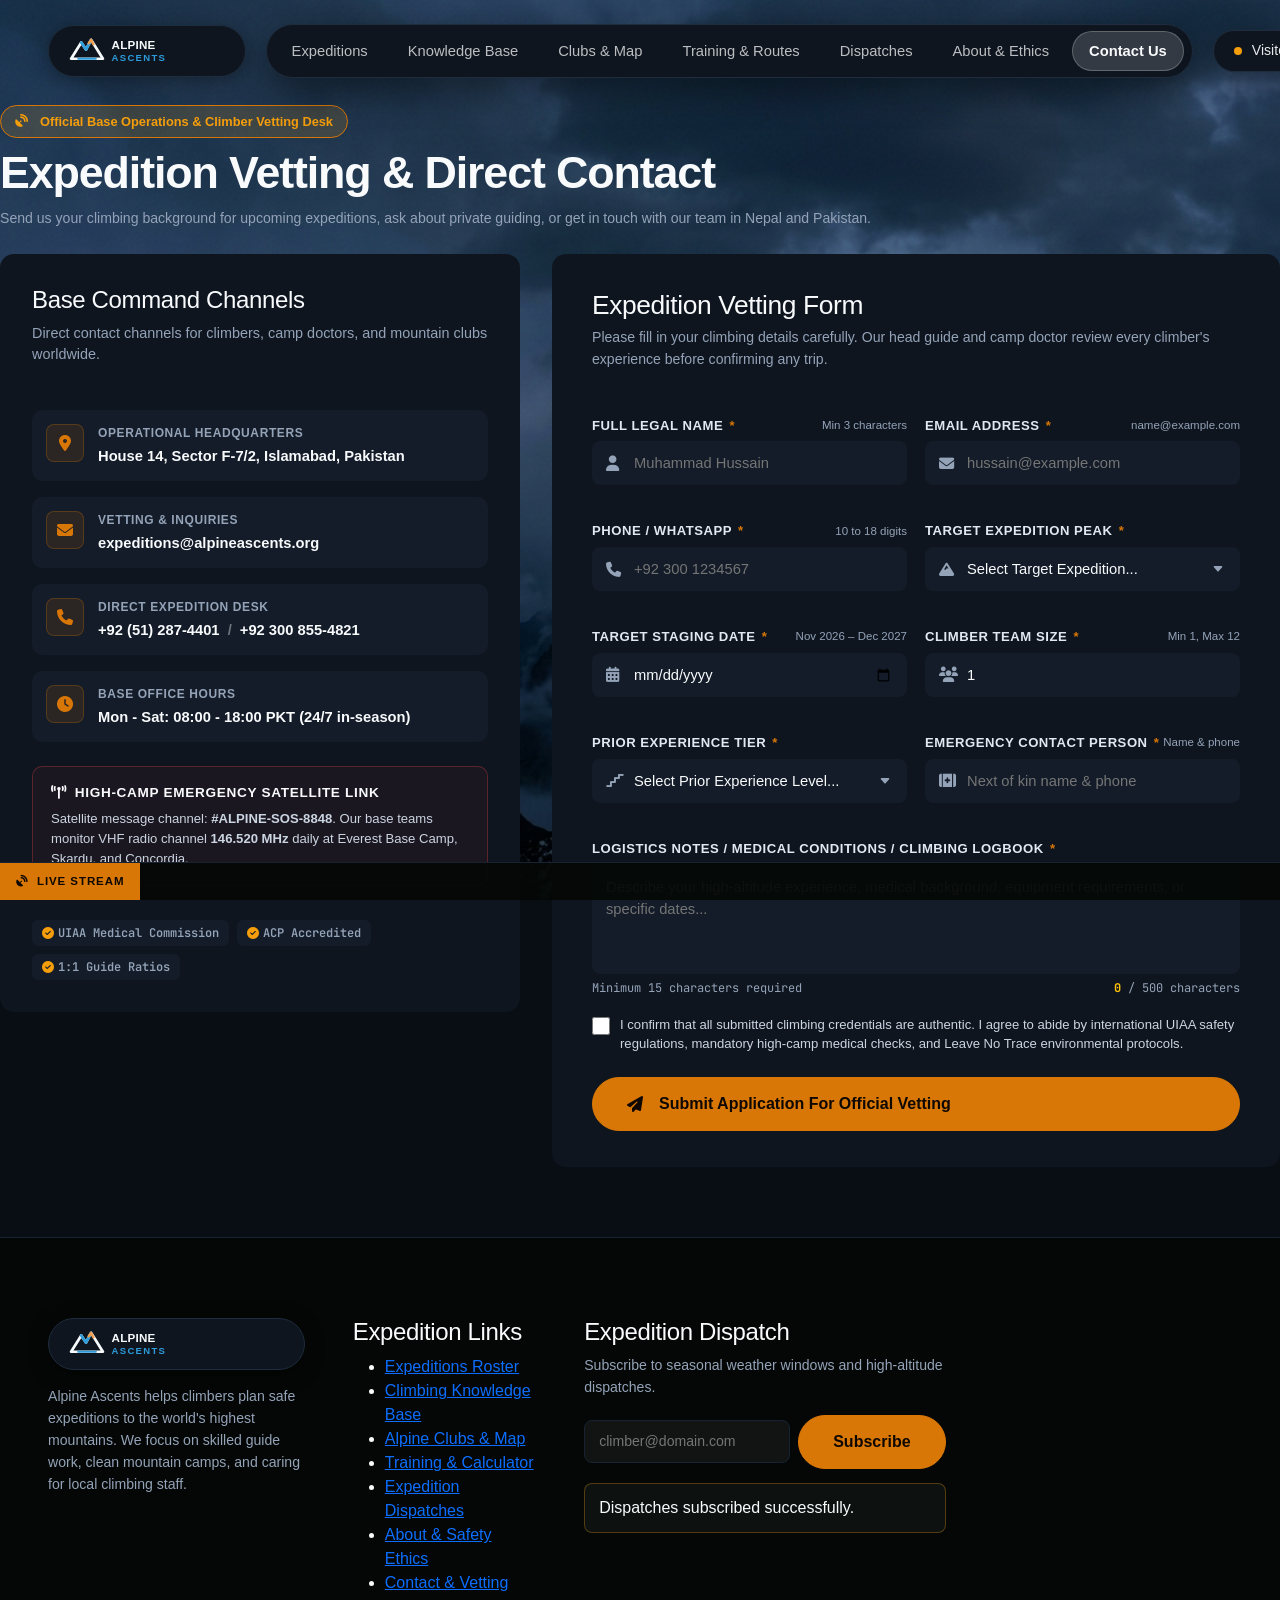
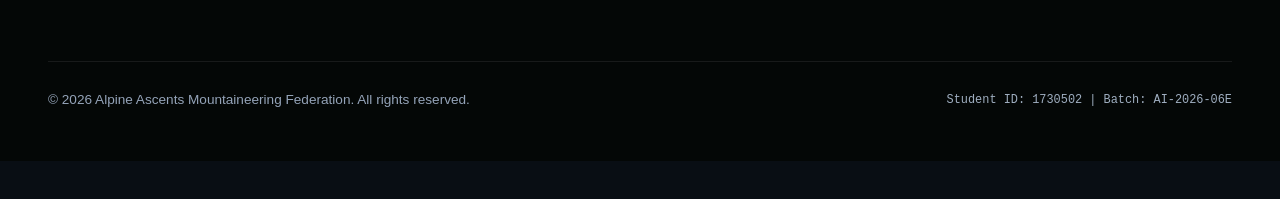
<file: contact.html>
<!DOCTYPE html>
<html lang="en">
<head>
  <meta charset="UTF-8">
  <meta name="viewport" content="width=device-width, initial-scale=1.0">
  <title>Alpine Ascents: Base Operations Contact &amp; Expedition Vetting</title>
  <link rel="icon" type="image/x-icon" href="favicon.ico">
  <link rel="icon" type="image/svg+xml" href="assets/img/logos/favicon.svg">
  <link rel="icon" type="image/png" sizes="32x32" href="assets/img/logos/favicon-32.png">
  <link rel="icon" type="image/png" sizes="16x16" href="assets/img/logos/favicon-16.png">
  <link rel="apple-touch-icon" sizes="180x180" href="assets/img/logos/favicon-180.png">
  <link rel="preconnect" href="https://fonts.googleapis.com">
  <link rel="preconnect" href="https://fonts.gstatic.com" crossorigin>
  <link href="https://fonts.googleapis.com/css2?family=Cinzel:wght@500;700;800;900&family=Plus+Jakarta+Sans:ital,wght@0,300;0,400;0,500;0,600;0,700;0,800;1,400&family=JetBrains+Mono:wght@400;500;600&display=swap" rel="stylesheet">
  <link rel="stylesheet" href="https://cdnjs.cloudflare.com/ajax/libs/font-awesome/6.4.0/css/all.min.css">
  <link rel="stylesheet" href="https://cdn.jsdelivr.net/npm/bootstrap@5.3.0/dist/css/bootstrap.min.css">
  <link rel="stylesheet" href="assets/css/style.css?v=20261103_mobile_v4">
  <link rel="stylesheet" href="assets/css/contact.css?v=20261103_mobile_v4">
</head>
<body>
  <header class="navbar">
    <div class="nav-box">
      <a href="index.html" class="logo-box" aria-label="Alpine Ascents">
        <img src="assets/img/logos/navbar-logo.svg" alt="Alpine Ascents" class="site-logo">
      </a>
      <nav class="nav-links d-none d-xl-flex">
        <a href="index.html" class="nav-item" data-target="home-page">Expeditions</a>
        <a href="knowledge.html" class="nav-item" data-target="info-page">Knowledge Base</a>
        <a href="clubs.html" class="nav-item" data-target="map-page">Clubs &amp; Map</a>
        <a href="training.html" class="nav-item" data-target="training-page">Training &amp; Routes</a>
        <a href="stories.html" class="nav-item" data-target="stories-page">Dispatches</a>
        <a href="about.html" class="nav-item" data-target="about-page">About &amp; Ethics</a>
        <a href="contact.html" class="nav-item active" data-target="contact-page">Contact Us</a>
      </nav>
      <div class="nav-right-cluster">
        <div class="counter-badge d-none d-sm-flex">
          <span class="dot-yellow"></span>
          <span>Visitors:</span>
          <span id="visitor-counter" class="counter-number">1,482</span>
        </div>
        <button id="menu-button" class="menu-btn d-xl-none" aria-label="Toggle navigation">
          <i class="fa-solid fa-bars"></i>
        </button>
      </div>
      <div id="mobile-menu" class="mobile-box">
        <div class="mobile-counter-box d-sm-none">
          <span class="dot-yellow"></span>
          <span>Visitors: <strong id="mobile-counter" class="counter-number">1,482</strong></span>
        </div>
        <a href="index.html" class="mobile-link" data-target="home-page">
          <i class="fa-solid fa-mountain me-2"></i> Expeditions
        </a>
        <a href="knowledge.html" class="mobile-link" data-target="info-page">
          <i class="fa-solid fa-book-open me-2"></i> Knowledge Base
        </a>
        <a href="clubs.html" class="mobile-link" data-target="map-page">
          <i class="fa-solid fa-map-location-dot me-2"></i> Clubs &amp; Map
        </a>
        <a href="training.html" class="mobile-link" data-target="training-page">
          <i class="fa-solid fa-person-hiking me-2"></i> Training &amp; Routes
        </a>
        <a href="stories.html" class="mobile-link" data-target="stories-page">
          <i class="fa-solid fa-newspaper me-2"></i> Dispatches
        </a>
        <a href="about.html" class="mobile-link" data-target="about-page">
          <i class="fa-solid fa-shield-halved me-2"></i> About &amp; Ethics
        </a>
        <a href="contact.html" class="mobile-link active" data-target="contact-page">
          <i class="fa-solid fa-envelope me-2"></i> Contact Us
        </a>
      </div>
    </div>
  </header>

  <main class="main-content">
    <div class="contact-hero-stage">
      <div class="section-inner-container">
        <div class="mb-4">
          <div class="article-tag tag-ochre mb-2">
            <i class="fa-solid fa-satellite-dish me-1"></i> Official Base Operations &amp; Climber Vetting Desk
          </div>
          <h1 class="section-heading mb-2">Expedition Vetting &amp; Direct Contact</h1>
          <p class="article-summary hero-content-max mb-0">
            Send us your climbing background for upcoming expeditions, ask about private guiding, or get in touch with our team in Nepal and Pakistan.
          </p>
        </div>

        <div class="contact-layout-grid">
          <div class="contact-info-panel">
            <div class="info-header-block">
              <h2 class="info-title">Base Command Channels</h2>
              <p class="info-subtitle">
                Direct contact channels for climbers, camp doctors, and mountain clubs worldwide.
              </p>
            </div>

            <div class="channel-list">
              <div class="channel-item">
                <div class="channel-icon">
                  <i class="fa-solid fa-location-dot"></i>
                </div>
                <div class="channel-content">
                  <div class="channel-label">Operational Headquarters</div>
                  <div class="channel-value">House 14, Sector F-7/2, Islamabad, Pakistan</div>
                </div>
              </div>

              <div class="channel-item">
                <div class="channel-icon">
                  <i class="fa-solid fa-envelope"></i>
                </div>
                <div class="channel-content">
                  <div class="channel-label">Vetting &amp; Inquiries</div>
                  <div class="channel-value">expeditions@alpineascents.org</div>
                </div>
              </div>

              <div class="channel-item">
                <div class="channel-icon">
                  <i class="fa-solid fa-phone"></i>
                </div>
                <div class="channel-content">
                  <div class="channel-label">Direct Expedition Desk</div>
                  <div class="channel-value"><span>+92 (51) 287-4401</span> <span class="text-secondary mx-1">/</span> <span>+92 300 855-4821</span></div>
                </div>
              </div>

              <div class="channel-item">
                <div class="channel-icon">
                  <i class="fa-solid fa-clock"></i>
                </div>
                <div class="channel-content">
                  <div class="channel-label">Base Office Hours</div>
                  <div class="channel-value">Mon - Sat: 08:00 - 18:00 PKT (24/7 in-season)</div>
                </div>
              </div>
            </div>

            <div class="emergency-sat-card">
              <div class="emergency-sat-title">
                <i class="fa-solid fa-tower-broadcast"></i> High-Camp Emergency Satellite Link
              </div>
              <p class="emergency-sat-text">
                Satellite message channel: <strong>#ALPINE-SOS-8848</strong>. Our base teams monitor VHF radio channel <strong>146.520 MHz</strong> daily at Everest Base Camp, Skardu, and Concordia.
              </p>
            </div>

            <div class="basecamp-badge-row">
              <span class="basecamp-pill"><i class="fa-solid fa-circle-check me-1 text-emerald"></i>UIAA Medical Commission</span>
              <span class="basecamp-pill"><i class="fa-solid fa-circle-check me-1 text-emerald"></i>ACP Accredited</span>
              <span class="basecamp-pill"><i class="fa-solid fa-circle-check me-1 text-emerald"></i>1:1 Guide Ratios</span>
            </div>
          </div>

          <div class="contact-form-panel">
            <div class="form-header-box">
              <h2 class="form-section-title">Expedition Vetting Form</h2>
              <p class="form-section-desc">
                Please fill in your climbing details carefully. Our head guide and camp doctor review every climber's experience before confirming any trip.
              </p>
            </div>

            <div id="contact-success-box" class="contact-alert-success">
              <div class="success-alert-header">
                <i class="fa-solid fa-circle-check fs-4"></i>
                <span>Application Submitted Successfully!</span>
              </div>
              <p class="success-alert-body">
                Thank you, <strong id="success-user-name" class="text-white">Climber</strong>! We received your climbing application under reference <span id="success-ref-code" class="success-ref-code">#ALP-2026-8848</span>. Our trip director will reply within 12 hours.
              </p>
            </div>

            <form id="expedition-contact-form" novalidate>
              <div class="form-grid-row">
                <div class="form-field-group">
                  <label for="contact-name" class="field-label">
                    <span>Full Legal Name <span class="field-required">*</span></span>
                    <span class="field-hint">Min 3 characters</span>
                  </label>
                  <div class="input-wrapper">
                    <i class="fa-solid fa-user input-icon"></i>
                    <input type="text" id="contact-name" name="name" class="form-input" required minlength="3" maxlength="50" pattern="^[a-zA-Z\s\.\'\-]+$" placeholder="Muhammad Hussain" autocomplete="name">
                  </div>
                  <div class="error-label" id="err-name">
                    <i class="fa-solid fa-circle-exclamation"></i>
                    <span>Please enter your full legal name (minimum 3 letters, alphabets only).</span>
                  </div>
                </div>

                <div class="form-field-group">
                  <label for="contact-email" class="field-label">
                    <span>Email Address <span class="field-required">*</span></span>
                    <span class="field-hint">name@example.com</span>
                  </label>
                  <div class="input-wrapper">
                    <i class="fa-solid fa-envelope input-icon"></i>
                    <input type="email" id="contact-email" name="email" class="form-input" required pattern="[a-z0-9._%+-]+@[a-z0-9.-]+\.[a-z]{2,}$" placeholder="hussain@example.com" autocomplete="email">
                  </div>
                  <div class="error-label" id="err-email">
                    <i class="fa-solid fa-circle-exclamation"></i>
                    <span>Please provide a valid email address for dispatch updates.</span>
                  </div>
                </div>
              </div>

              <div class="form-grid-row">
                <div class="form-field-group">
                  <label for="contact-phone" class="field-label">
                    <span>Phone / WhatsApp <span class="field-required">*</span></span>
                    <span class="field-hint">10 to 18 digits</span>
                  </label>
                  <div class="input-wrapper">
                    <i class="fa-solid fa-phone input-icon"></i>
                    <input type="tel" id="contact-phone" name="phone" class="form-input" required minlength="10" maxlength="18" pattern="^\+?[0-9\s\-\(\)]{10,18}$" placeholder="+92 300 1234567" autocomplete="tel">
                  </div>
                  <div class="error-label" id="err-phone">
                    <i class="fa-solid fa-circle-exclamation"></i>
                    <span>Please enter a valid phone number with country code (10-18 digits).</span>
                  </div>
                </div>

                <div class="form-field-group">
                  <label for="contact-peak" class="field-label">
                    <span>Target Expedition Peak <span class="field-required">*</span></span>
                  </label>
                  <div class="input-wrapper">
                    <i class="fa-solid fa-mountain input-icon"></i>
                    <select id="contact-peak" name="peak" class="form-select" required>
                      <option value="">Select Target Expedition...</option>
                      <option value="K2 (8,611m) - Abruzzi Spur Route">K2 Extreme Ridge (8,611m - Pakistan)</option>
                      <option value="Mount Everest (8,848m) - South Col Route">Mount Everest South Col (8,848m - Nepal)</option>
                      <option value="Broad Peak (8,051m) - Karakoram Route">Broad Peak Karakoram Route (8,051m - Pakistan)</option>
                      <option value="Ama Dablam (6,812m) - SW Ridge Route">Ama Dablam Technical Ridge (6,812m - Nepal)</option>
                      <option value="Matterhorn (4,478m) - Hörnli Ridge">Matterhorn Hörnli Ridge (4,478m - Switzerland)</option>
                      <option value="Mont Blanc (4,810m) - Goûter Route">Mont Blanc Goûter Route (4,810m - France)</option>
                      <option value="Custom Private Expedition Staging">Custom Private Expedition Logistics</option>
                      <option value="General Alpine Federation Inquiry">General Federation / Media Inquiry</option>
                    </select>
                  </div>
                  <div class="error-label" id="err-peak">
                    <i class="fa-solid fa-circle-exclamation"></i>
                    <span>Please select an expedition or inquiry category.</span>
                  </div>
                </div>
              </div>

              <div class="form-grid-row">
                <div class="form-field-group">
                  <label for="contact-date" class="field-label">
                    <span>Target Staging Date <span class="field-required">*</span></span>
                    <span class="field-hint">Nov 2026 – Dec 2027</span>
                  </label>
                  <div class="input-wrapper">
                    <i class="fa-solid fa-calendar-days input-icon"></i>
                    <input type="date" id="contact-date" name="date" class="form-input" required min="2026-11-01" max="2027-12-31">
                  </div>
                  <div class="error-label" id="err-date">
                    <i class="fa-solid fa-circle-exclamation"></i>
                    <span>Please choose a valid future departure date between Nov 2026 and Dec 2027.</span>
                  </div>
                </div>

                <div class="form-field-group">
                  <label for="contact-climbers" class="field-label">
                    <span>Climber Team Size <span class="field-required">*</span></span>
                    <span class="field-hint">Min 1, Max 12</span>
                  </label>
                  <div class="input-wrapper">
                    <i class="fa-solid fa-users input-icon"></i>
                    <input type="number" id="contact-climbers" name="climbers" class="form-input" required min="1" max="12" value="1">
                  </div>
                  <div class="error-label" id="err-climbers">
                    <i class="fa-solid fa-circle-exclamation"></i>
                    <span>Team size must be between 1 and 12 climbers per safety regulations.</span>
                  </div>
                </div>
              </div>

              <div class="form-grid-row">
                <div class="form-field-group">
                  <label for="contact-experience" class="field-label">
                    <span>Prior Experience Tier <span class="field-required">*</span></span>
                  </label>
                  <div class="input-wrapper">
                    <i class="fa-solid fa-stairs input-icon"></i>
                    <select id="contact-experience" name="experience" class="form-select" required>
                      <option value="">Select Prior Experience Level...</option>
                      <option value="Tier 1: Foundation (5,000m Trekking Peaks)">Tier 1: Foundation (5,000m Trekking Peaks)</option>
                      <option value="Tier 2: Technical Alpine (Rock 5.7, WI3 Ice)">Tier 2: Technical Alpine (Rock 5.7, WI3 Ice)</option>
                      <option value="Tier 3: 8000m Gateway (Prior 6,500m+ Summit)">Tier 3: 8,000m Gateway (Prior 6,500m+ Summit)</option>
                      <option value="Tier 4: Elite Giants (Verified 8000m+ Summit)">Tier 4: Elite Giants (Verified 8,000m+ Summit)</option>
                    </select>
                  </div>
                  <div class="error-label" id="err-experience">
                    <i class="fa-solid fa-circle-exclamation"></i>
                    <span>Please specify your mountaineering experience tier.</span>
                  </div>
                </div>

                <div class="form-field-group">
                  <label for="contact-emergency" class="field-label">
                    <span>Emergency Contact Person <span class="field-required">*</span></span>
                    <span class="field-hint">Name &amp; phone</span>
                  </label>
                  <div class="input-wrapper">
                    <i class="fa-solid fa-kit-medical input-icon"></i>
                    <input type="text" id="contact-emergency" name="emergency" class="form-input" required minlength="5" maxlength="70" placeholder="Next of kin name &amp; phone">
                  </div>
                  <div class="error-label" id="err-emergency">
                    <i class="fa-solid fa-circle-exclamation"></i>
                    <span>Please specify an emergency contact person and their phone number (min 5 chars).</span>
                  </div>
                </div>
              </div>

              <div class="form-field-group">
                <label for="contact-message" class="field-label">
                  <span>Logistics Notes / Medical Conditions / Climbing Logbook <span class="field-required">*</span></span>
                </label>
                <div class="input-wrapper">
                  <textarea id="contact-message" name="message" class="form-textarea" required minlength="15" maxlength="500" placeholder="Describe your high-altitude experience, medical background, equipment requirements, or specific dates..."></textarea>
                </div>
                <div class="char-counter-bar">
                  <span>Minimum 15 characters required</span>
                  <span><strong id="char-count" class="text-warning">0</strong> / 500 characters</span>
                </div>
                <div class="error-label" id="err-message">
                  <i class="fa-solid fa-circle-exclamation"></i>
                  <span>Please provide detailed logistics or medical notes (minimum 15 characters).</span>
                </div>
              </div>

              <div class="checkbox-row">
                <input type="checkbox" id="contact-agreement" class="checkbox-input" required>
                <label for="contact-agreement" class="checkbox-label">
                  I confirm that all submitted climbing credentials are authentic. I agree to abide by international UIAA safety regulations, mandatory high-camp medical checks, and Leave No Trace environmental protocols.
                </label>
              </div>
              <div class="error-label mb-3" id="err-agreement">
                <i class="fa-solid fa-circle-exclamation"></i>
                <span>You must accept the safety and environmental agreement before submitting.</span>
              </div>

              <button type="submit" id="submit-contact-btn" class="btn-main w-100">
                <i class="fa-solid fa-paper-plane me-2"></i> Submit Application For Official Vetting
              </button>
            </form>
          </div>
        </div>
      </div>
    </div>
  </main>

  <footer class="footer">
    <div class="section-inner-container">
      <div class="footer-grid">
        <div>
          <div class="logo-box mb-3">
            <img src="assets/img/logos/navbar-logo.svg" alt="Alpine Ascents" class="site-logo">
          </div>
          <p class="article-summary footer-desc-max">
            Alpine Ascents helps climbers plan safe expeditions to the world's highest mountains. We focus on skilled guide work, clean mountain camps, and caring for local climbing staff.
          </p>
        </div>
        <div>
          <h4 class="footer-heading">Expedition Links</h4>
          <ul class="footer-list">
            <li><a href="index.html" class="footer-link">Expeditions Roster</a></li>
            <li><a href="knowledge.html" class="footer-link">Climbing Knowledge Base</a></li>
            <li><a href="clubs.html" class="footer-link">Alpine Clubs &amp; Map</a></li>
            <li><a href="training.html" class="footer-link">Training &amp; Calculator</a></li>
            <li><a href="stories.html" class="footer-link">Expedition Dispatches</a></li>
            <li><a href="about.html" class="footer-link">About &amp; Safety Ethics</a></li>
            <li><a href="contact.html" class="footer-link">Contact &amp; Vetting</a></li>
          </ul>
        </div>
        <div>
          <h4 class="footer-heading">Expedition Dispatch</h4>
          <p class="article-summary mb-3">Subscribe to seasonal weather windows and high-altitude dispatches.</p>
          <div class="subscribe-box mb-2">
            <input type="email" id="email-input" class="subscribe-input" placeholder="climber@domain.com">
            <button class="btn-main" onclick="handleSubscribe()">Subscribe</button>
          </div>
          <div id="subscribe-alert" class="alert-box">Dispatches subscribed successfully.</div>
        </div>
      </div>
      <div class="footer-bottom">
        <div class="copyright-text">&copy; 2026 Alpine Ascents Mountaineering Federation. All rights reserved.</div>
        <div class="small text-muted font-monospace">Student ID: 1730502 | Batch: AI-2026-06E</div>
      </div>
    </div>
  </footer>

  <div class="bottom-bar">
    <div class="bar-label">
      <i class="fa-solid fa-satellite-dish"></i> Live Stream
    </div>
    <div class="bar-scroll">
      <span class="bar-item"><i class="fa-regular fa-clock me-1"></i> <strong id="clock-time">--:--:-- UTC</strong></span>
      <span class="bar-item"><i class="fa-regular fa-calendar me-1"></i> <strong id="clock-date">SYNCING CALENDAR...</strong></span>
      <span class="bar-item"><i class="fa-solid fa-location-dot me-1"></i> <strong id="current-location">ACQUIRING SAT COMM / BEACON...</strong></span>
      <span class="bar-item"><i class="fa-solid fa-mountain me-1"></i> Everest Base Camp: <strong>5,364m | -18°C</strong></span>
      <span class="bar-item"><i class="fa-solid fa-wind me-1"></i> K2 Godwin-Austen: <strong>5,150m | -24°C</strong></span>
      <span class="bar-item"><i class="fa-solid fa-shield-halved me-1"></i> Safety Status: <strong>All Weather Stations Online</strong></span>
    </div>
  </div>

  <script src="https://code.jquery.com/jquery-3.7.0.min.js"></script>
  <script src="https://cdn.jsdelivr.net/npm/bootstrap@5.3.0/dist/js/bootstrap.bundle.min.js"></script>
  <script src="assets/js/main.js"></script>
</body>
</html>
</file>
<file: assets/css/style.css>
:root {
  --bg-deep: #090e14;
  --bg-surface: #0e151f;
  --bg-card: #131c28;
  --bg-card-hover: #172332;
  --bg-island: #0e151f;
  --border-rule: #1e2c3d;
  --border-rule-subtle: #172332;
  --border-rule-strong: #2a3d54;
  --border-glass: #1e2c3d;
  --border-glass-dim: #172332;
  --accent-ochre: #d97706;
  --accent-bright: #f59e0b;
  --accent-dark: #b45309;
  --accent-glass: rgba(217, 119, 6, 0.12);
  --accent-border: rgba(217, 119, 6, 0.35);
  --border-emerald: #d97706;
  --emerald-main: #d97706;
  --emerald-bright: #f59e0b;
  --emerald-dark: #b45309;
  --gold-accent: #f59e0b;
  --text-pure: #f8fafc;
  --text-muted: #94a3b8;
  --text-dim: #64748b;
  --font-heading: 'Outfit', -apple-system, BlinkMacSystemFont, sans-serif;
  --font-serif: 'Outfit', sans-serif;
  --font-sans: 'Work Sans', -apple-system, BlinkMacSystemFont, 'Segoe UI', Roboto, sans-serif;
  --font-mono: 'JetBrains Mono', monospace;
}

* {
  box-sizing: border-box;
  margin: 0;
  padding: 0;
}

h1, h2, h3, h4, .hero-title, .section-heading, .expedition-peak-name, .map-headline-main, .level-title, .gallery-photo-title, .federation-title, .safety-title {
  font-family: var(--font-heading);
  text-transform: none;
  letter-spacing: -0.015em;
}

html {
  scroll-behavior: smooth;
}

body {
  font-family: var(--font-sans);
  background-color: var(--bg-deep);
  background-image: url('../img/hero_clean_peak.jpg');
  background-size: cover;
  background-position: center center;
  background-attachment: fixed;
  background-repeat: no-repeat;
  color: var(--text-pure);
  line-height: 1.5;
  -webkit-font-smoothing: antialiased;
  -moz-osx-font-smoothing: grayscale;
  overflow-x: hidden;
  max-width: 100vw;
  width: 100%;
  padding-bottom: 38px;
}

main {
  width: 100%;
  max-width: 100vw;
  overflow-x: hidden;
}

.navbar {
  position: fixed;
  top: 24px;
  left: 0;
  width: 100%;
  z-index: 1000;
  padding: 0 48px;
  pointer-events: none;
}

.nav-box {
  display: flex;
  position: relative;
  align-items: center;
  justify-content: space-between;
  max-width: 1600px;
  margin: 0 auto;
  gap: 20px;
  pointer-events: auto;
}

.logo-box {
  display: flex;
  align-items: center;
  gap: 12px;
  text-decoration: none;
  color: var(--text-pure);
  font-weight: 700;
  font-size: 1.25rem;
  letter-spacing: -0.02em;
  white-space: nowrap;
  background-color: var(--bg-island);
  border: 1px solid var(--border-glass);
  border-radius: 9999px;
  padding: 6px 16px;
  box-shadow: 0 4px 20px rgba(0, 0, 0, 0.35);
  backdrop-filter: blur(12px);
}

.brand-svg-peaks {
  width: 32px;
  height: 32px;
}

.site-logo {
  height: 38px;
  width: auto;
  display: block;
}

.nav-links {
  background-color: var(--bg-island);  border: 1px solid var(--border-glass);
  border-radius: 9999px;
  padding: 6px 8px;
  display: flex;
  align-items: center;
  gap: 6px;
  box-shadow: 0 12px 36px rgba(0, 0, 0, 0.45);
}

.nav-item {
  color: rgba(255, 255, 255, 0.72);
  text-decoration: none;
  font-size: 0.92rem;
  font-weight: 500;
  padding: 8px 16px;
  border-radius: 9999px;
  border: 1px solid transparent;
  transition: all 0.2s ease;
  white-space: nowrap;
}

.nav-item:hover {
  color: var(--text-pure);
  background-color: rgba(255, 255, 255, 0.08);
}

.nav-item.active {
  color: var(--text-pure);
  background-color: rgba(255, 255, 255, 0.16);
  border-color: rgba(255, 255, 255, 0.22);
  font-weight: 600;
}

.counter-badge {
  background-color: var(--bg-island);  border: 1px solid var(--border-glass);
  border-radius: 9999px;
  padding: 9px 20px;
  display: flex;
  align-items: center;
  gap: 10px;
  font-size: 0.88rem;
  color: rgba(255, 255, 255, 0.9);
  white-space: nowrap;
  box-shadow: 0 12px 36px rgba(0, 0, 0, 0.45);
}

.dot-yellow {
  width: 8px;
  height: 8px;
  border-radius: 50%;
  background-color: var(--gold-accent);
}

.counter-number {
  font-family: monospace;
  font-weight: 700;
  color: var(--text-pure);
}

.hero-section {
  position: relative;
  min-height: 100vh;
  width: 100%;
  display: flex;
  flex-direction: column;
  justify-content: center;
  align-items: center;
  padding: 110px 48px 50px 48px;
  scroll-margin-top: 0;
}

.hero-box {
  position: relative;
  z-index: 2;
  width: 100%;
  max-width: 1600px;
  margin: 0 auto;
  display: flex;
  justify-content: space-between;
  align-items: center;
  gap: 40px;
}

.hero-left {
  max-width: 720px;
}

.hero-title {
  font-family: var(--font-heading);
  font-size: clamp(2.3rem, 4.3vw, 4rem);
  font-weight: 700;
  line-height: 1.15;
  letter-spacing: -0.02em;
  text-transform: none;
  margin-bottom: 22px;
  color: var(--text-pure);
}

.hero-subtitle {
  font-size: clamp(1rem, 1.25vw, 1.15rem);
  color: rgba(255, 255, 255, 0.88);
  margin-bottom: 22px;
  font-weight: 400;
  line-height: 1.6;
}



.button-group {
  display: flex;
  align-items: center;
  gap: 18px;
  flex-wrap: wrap;
}

.btn-main {
  background-color: var(--emerald-main);
  color: #0e0800;
  font-weight: 700;
  font-size: 1rem;
  padding: 14px 34px;
  border-radius: 9999px;
  border: 1px solid var(--emerald-main);
  text-decoration: none;
  cursor: pointer;
  transition: all 0.2s ease;
  display: inline-flex;
  align-items: center;
  gap: 8px;
}

.btn-main:hover {
  background-color: var(--emerald-bright);
  border-color: var(--emerald-bright);
  color: #0e0800;}

.btn-outline {
  background-color: rgba(255, 255, 255, 0.1);  color: var(--text-pure);
  font-weight: 600;
  font-size: 1rem;
  padding: 14px 34px;
  border-radius: 9999px;
  border: 1px solid rgba(255, 255, 255, 0.22);
  text-decoration: none;
  cursor: pointer;
  transition: all 0.2s ease;
  display: inline-flex;
  align-items: center;
  gap: 8px;
}

.btn-outline:hover {
  background-color: rgba(255, 255, 255, 0.18);
  border-color: rgba(255, 255, 255, 0.4);
  color: var(--text-pure);}

.weather-list {
  display: flex;
  flex-direction: column;
  gap: 16px;
  width: 320px;
}

.weather-card {
  background-color: rgba(14, 24, 19, 0.52);  border: 1px solid rgba(255, 255, 255, 0.18);
  border-radius: 18px;
  padding: 16px 22px;
  box-shadow: 0 16px 40px rgba(0, 0, 0, 0.45), inset 0 1px 1px rgba(255, 255, 255, 0.2);
  transition: transform 0.2s ease, border-color 0.2s ease, background-color 0.2s ease;
}

.weather-card:hover {
  background-color: rgba(20, 36, 28, 0.68);
  border-color: rgba(229, 155, 32, 0.5);
  transform: translateX(-4px);
}

.weather-title {
  display: flex;
  align-items: center;
  gap: 10px;
  font-weight: 700;
  font-size: 1.1rem;
  color: var(--text-pure);
  margin-bottom: 6px;
}

.weather-title i {
  color: rgba(255, 255, 255, 0.65);
  font-size: 0.95rem;
}

.weather-info {
  font-size: 0.88rem;
  color: rgba(255, 255, 255, 0.78);
  font-family: monospace;
  letter-spacing: -0.01em;
}

.hero-divider {
  position: relative;
  margin-top: 32px;
  width: 100%;
  z-index: 10;
  display: flex;
  justify-content: center;
  align-items: center;
  padding: 0 48px;
}

.line-highlight {
  width: 340px;
  height: 2px;
  background-color: var(--emerald-main);
  border-radius: 9999px;
}

.tag-box {
  display: inline-flex;
  align-items: center;
  gap: 10px;
  background-color: rgba(229, 155, 32, 0.12);
  border: 1px solid rgba(229, 155, 32, 0.35);
  border-radius: 9999px;
  padding: 7px 18px;
  font-size: 0.85rem;
  font-weight: 600;
  color: var(--emerald-bright);
  margin-bottom: 18px;
  letter-spacing: 0.02em;
}

.dot-green {
  width: 8px;
  height: 8px;
  border-radius: 50%;
  background-color: var(--emerald-main);
  box-shadow: 0 0 0 3px rgba(229, 155, 32, 0.25);
}

.stats-row {
  display: inline-flex;
  align-items: center;
  gap: 20px;
  background-color: rgba(12, 22, 17, 0.58);  border: 1px solid rgba(255, 255, 255, 0.18);
  border-radius: 14px;
  padding: 12px 20px;
  max-width: 640px;
  margin-bottom: 24px;
  box-shadow: 0 16px 36px rgba(0, 0, 0, 0.4), inset 0 1px 1px rgba(255, 255, 255, 0.22);
}

.stat-box {
  display: flex;
  flex-direction: column;
  gap: 2px;
}

.stat-box:not(:last-child) {
  border-right: 1px solid rgba(255, 255, 255, 0.12);
  padding-right: 18px;
}

.stat-number {
  font-size: 1.25rem;
  font-weight: 800;
  color: var(--text-pure);
  font-family: monospace;
  letter-spacing: -0.02em;
}

.stat-label {
  font-size: 0.72rem;
  color: var(--text-muted);
  text-transform: uppercase;
  letter-spacing: 0.04em;
  font-weight: 600;
}

.weather-extra {
  display: flex;
  justify-content: space-between;
  align-items: center;
  font-size: 0.78rem;
  color: #9faec0;
  margin-top: 6px;
  padding-top: 6px;
  border-top: 1px solid rgba(255, 255, 255, 0.08);
}

.status-badge {
  display: inline-flex;
  align-items: center;
  gap: 5px;
  font-size: 0.72rem;
  padding: 2px 8px;
  border-radius: 9999px;
  background-color: rgba(229, 155, 32, 0.15);
  color: var(--emerald-bright);
  font-weight: 600;
}

.status-badge.tag-amber {
  background-color: rgba(245, 158, 11, 0.15);
  color: #fbbf24;
}

.scroll-down-hint {
  display: inline-flex;
  align-items: center;
  gap: 8px;
  color: rgba(255, 255, 255, 0.85);
  font-size: 0.85rem;
  font-weight: 600;
  cursor: pointer;
  padding: 8px 24px;
  border-radius: 9999px;
  background-color: rgba(10, 18, 14, 0.85);  border: 1px solid rgba(255, 255, 255, 0.18);
  box-shadow: 0 8px 24px rgba(0, 0, 0, 0.5);
  transition: all 0.2s ease;
}

.scroll-down-hint:hover {
  color: #ffffff;
  border-color: var(--emerald-main);
  transform: translateY(2px);
}

.expeditions-roster-stage {
  position: relative;
  width: 100%;
  padding: 100px 48px;
  background-color: rgba(4, 8, 6, 0.42);  border-top: 1px solid rgba(255, 255, 255, 0.14);
  scroll-margin-top: 0;
}

.expeditions-cards-grid {
  display: grid;
  grid-template-columns: repeat(2, 1fr);
  gap: 36px;
  margin-top: 44px;
  margin-bottom: 80px;
}

.expedition-glass-card {
  background-color: rgba(18, 30, 24, 0.46);  border: 1px solid rgba(255, 255, 255, 0.18);
  border-radius: 22px;
  padding: 38px 36px 34px 36px;
  display: flex;
  flex-direction: column;
  justify-content: space-between;
  box-shadow: 0 20px 48px rgba(0, 0, 0, 0.35), inset 0 1px 1px rgba(255, 255, 255, 0.25), inset 0 0 24px rgba(255, 255, 255, 0.02);
  transition: transform 0.25s ease, border-color 0.25s ease, box-shadow 0.25s ease, background-color 0.25s ease;
}

.expedition-glass-card:hover {  border-color: rgba(229, 155, 32, 0.6);
  background-color: rgba(24, 42, 33, 0.62);
  box-shadow: 0 24px 52px rgba(0, 0, 0, 0.5), inset 0 1px 1px rgba(255, 255, 255, 0.35), 0 0 24px rgba(229, 155, 32, 0.18);
}

.expedition-card-header {
  display: flex;
  justify-content: space-between;
  align-items: flex-start;
  gap: 20px;
  margin-bottom: 24px;
}

.expedition-peak-name {
  font-size: 1.65rem;
  font-weight: 800;
  color: var(--text-pure);
  letter-spacing: -0.02em;
  margin-bottom: 8px;
  line-height: 1.25;
}

.expedition-location-meta {
  font-size: 0.88rem;
  color: var(--emerald-bright);
  font-weight: 600;
  display: flex;
  align-items: center;
  gap: 8px;
  letter-spacing: 0.01em;
}

.badge-emerald-sm {
  background-color: rgba(229, 155, 32, 0.15);
  border: 1px solid rgba(229, 155, 32, 0.45);
  color: var(--emerald-bright);
  font-size: 0.78rem;
  font-weight: 700;
  padding: 6px 14px;
  border-radius: 9999px;
  white-space: nowrap;
  letter-spacing: 0.02em;
}

.badge-amber-sm {
  background-color: rgba(245, 158, 11, 0.15);
  border: 1px solid rgba(245, 158, 11, 0.45);
  color: #fbbf24;
  font-size: 0.78rem;
  font-weight: 700;
  padding: 6px 14px;
  border-radius: 9999px;
  white-space: nowrap;
  letter-spacing: 0.02em;
}

.expedition-specs-rack {
  display: grid;
  grid-template-columns: repeat(3, 1fr);
  gap: 16px;
  background-color: rgba(0, 0, 0, 0.32);  border: 1px solid rgba(255, 255, 255, 0.12);
  border-radius: 14px;
  padding: 18px 22px;
  margin-bottom: 26px;
  box-shadow: inset 0 1px 2px rgba(0, 0, 0, 0.25);
}

.spec-item {
  display: flex;
  flex-direction: column;
  gap: 6px;
}

.spec-item:not(:last-child) {
  border-right: 1px solid rgba(255, 255, 255, 0.08);
  padding-right: 14px;
}

.spec-item-label {
  font-size: 0.72rem;
  color: #94a3b8;
  text-transform: uppercase;
  font-weight: 600;
  letter-spacing: 0.05em;
}

.spec-item-val {
  font-size: 0.95rem;
  color: var(--text-pure);
  font-weight: 700;
  letter-spacing: -0.01em;
}

.expedition-desc-text {
  font-size: 0.94rem;
  color: #cbd5e1;
  line-height: 1.72;
  margin-bottom: 26px;
}

.expedition-features-list {
  list-style: none;
  padding: 0;
  margin: 0 0 32px 0;
  display: flex;
  flex-direction: column;
  gap: 14px;
}

.expedition-features-list li {
  font-size: 0.88rem;
  line-height: 1.55;
  color: #e2e8f0;
  display: flex;
  align-items: flex-start;
  gap: 12px;
}

.expedition-features-list li i {
  font-size: 0.95rem;
  margin-top: 3px;
  flex-shrink: 0;
}

.expedition-footer-row {
  display: flex;
  justify-content: space-between;
  align-items: center;
  padding-top: 24px;
  border-top: 1px solid rgba(255, 255, 255, 0.12);
  gap: 20px;
  flex-wrap: wrap;
}

.leader-badge-block {
  display: flex;
  align-items: center;
  gap: 14px;
}

.leader-avatar-icon {
  width: 44px;
  height: 44px;
  border-radius: 50%;
  background-color: rgba(229, 155, 32, 0.15);
  border: 1px solid rgba(229, 155, 32, 0.35);
  display: flex;
  align-items: center;
  justify-content: center;
  color: var(--emerald-bright);
  font-size: 1.15rem;
  flex-shrink: 0;
}

.leader-text-name {
  font-size: 0.95rem;
  font-weight: 700;
  color: var(--text-pure);
  margin-bottom: 3px;
}

.leader-text-title {
  font-size: 0.8rem;
  color: #94a3b8;
  font-weight: 500;
}

.expedition-footer-row .btn-main,
.expedition-footer-row .btn-outline {
  padding: 12px 28px;
  font-size: 0.92rem;
  font-weight: 700;
  border-radius: 9999px;
  display: inline-flex;
  align-items: center;
  gap: 8px;
}

.levels-grid {
  display: grid;
  grid-template-columns: repeat(4, 1fr);
  gap: 22px;
  margin-top: 34px;
  margin-bottom: 74px;
}

.level-card {
  background-color: rgba(18, 30, 24, 0.46);  border: 1px solid rgba(255, 255, 255, 0.16);
  border-radius: 18px;
  padding: 30px 24px;
  display: flex;
  flex-direction: column;
  justify-content: space-between;
  box-shadow: 0 16px 36px rgba(0, 0, 0, 0.35), inset 0 1px 1px rgba(255, 255, 255, 0.2);
  transition: all 0.2s ease;
}

.level-card:hover {
  border-color: rgba(229, 155, 32, 0.5);
  background-color: rgba(24, 42, 33, 0.6);}

.level-badge {
  font-size: 0.76rem;
  font-weight: 800;
  letter-spacing: 0.08em;
  text-transform: uppercase;
  color: var(--emerald-bright);
  margin-bottom: 12px;
}

.level-title {
  font-size: 1.22rem;
  font-weight: 700;
  color: var(--text-pure);
  margin-bottom: 8px;
}

.level-height {
  font-size: 0.84rem;
  color: var(--gold-accent);
  font-family: monospace;
  margin-bottom: 14px;
}

.level-peaks {
  font-size: 0.86rem;
  color: #cbd5e1;
  line-height: 1.62;
  margin-bottom: 18px;
}

.requirements-box {
  background-color: rgba(0, 0, 0, 0.45);
  border: 1px solid rgba(255, 255, 255, 0.08);
  border-radius: 10px;
  padding: 12px 14px;
  font-size: 0.8rem;
  color: #94a3b8;
  line-height: 1.5;
}

.safety-grid {
  display: grid;
  grid-template-columns: repeat(3, minmax(0, 1fr));
  gap: 24px;
  margin-top: 36px;
  align-items: stretch;
}

.safety-pillar-card {
  background-color: rgba(18, 30, 24, 0.46);  border: 1px solid rgba(255, 255, 255, 0.16);
  border-radius: 18px;
  padding: 32px 28px;
  display: flex;
  gap: 22px;
  align-items: flex-start;
  box-shadow: 0 16px 40px rgba(0, 0, 0, 0.35), inset 0 1px 1px rgba(255, 255, 255, 0.2);
}

.safety-pillar-icon {
  width: 54px;
  height: 54px;
  border-radius: 14px;
  background-color: rgba(229, 155, 32, 0.12);
  border: 1px solid rgba(229, 155, 32, 0.3);
  display: flex;
  align-items: center;
  justify-content: center;
  font-size: 1.45rem;
  color: var(--emerald-bright);
  flex-shrink: 0;
}

.safety-pillar-title {
  font-size: 1.15rem;
  font-weight: 700;
  color: var(--text-pure);
  margin-bottom: 8px;
}

.safety-pillar-text {
  font-size: 0.9rem;
  color: #cbd5e1;
  line-height: 1.68;
}

@media (max-width: 1200px) {
  .expeditions-cards-grid {
    grid-template-columns: 1fr;
  }
  .levels-grid {
    grid-template-columns: repeat(2, 1fr);
  }
  .safety-grid {
    grid-template-columns: 1fr;
  }
}

@media (max-width: 768px) {
  .expedition-glass-card {
    padding: 26px 20px;
  }
  .expedition-specs-rack {
    grid-template-columns: 1fr;
    gap: 14px;
    padding: 16px 18px;
  }
  .spec-item:not(:last-child) {
    border-right: none;
    border-bottom: 1px solid rgba(255, 255, 255, 0.08);
    padding-right: 0;
    padding-bottom: 12px;
  }
  .expedition-footer-row {
    flex-direction: column;
    align-items: flex-start;
    gap: 16px;
  }
  .expedition-footer-row .btn-main,
  .expedition-footer-row .btn-outline {
    width: 100%;
    justify-content: center;
  }
  .levels-grid {
    grid-template-columns: 1fr;
  }
  .stats-row {
    display: grid !important;
    grid-template-columns: repeat(2, 1fr) !important;
    gap: 12px !important;
    width: 100% !important;
    max-width: 100% !important;
    padding: 14px !important;
  }
  .stat-box {
    width: 100% !important;
    padding: 12px 14px !important;
    background-color: rgba(0, 0, 0, 0.32) !important;
    border: 1px solid rgba(255, 255, 255, 0.08) !important;
    border-radius: 12px !important;
  }
  .stat-box:not(:last-child) {
    border-right: 1px solid rgba(255, 255, 255, 0.08) !important;
    padding-right: 14px !important;
  }
}

.spa-view-section {
  display: block;
  min-height: auto;
  padding: 110px 48px;
  max-width: 100%;
  margin: 0 auto;
  scroll-margin-top: 0;
  background-color: var(--bg-translucent);  border-top: 1px solid var(--border-glass-dim);
  overflow-x: hidden;
  width: 100%;
  max-width: 100vw;
}

.section-inner-container {
  max-width: 1560px;
  width: 100%;
  margin: 0 auto;
}

.section-inner-container > .row {
  margin-left: 0;
  margin-right: 0;
}

.tab-header {
  display: flex;
  align-items: center;
  justify-content: space-between;
  gap: 20px;
  margin-bottom: 32px;
  flex-wrap: wrap;
}

.tab-buttons {
  background-color: rgba(14, 21, 18, 0.75);  border: 1px solid var(--border-glass-dim);
  border-radius: 9999px;
  padding: 6px;
  display: flex;
  align-items: center;
  gap: 6px;
  flex-wrap: wrap;
}

.tab-btn {
  background-color: transparent;
  border: 1px solid transparent;
  color: rgba(255, 255, 255, 0.68);
  font-size: 0.9rem;
  font-weight: 500;
  padding: 8px 22px;
  border-radius: 9999px;
  cursor: pointer;
  transition: all 0.2s ease;
}

.tab-btn:hover {
  color: var(--text-pure);
}

.tab-btn.active-tab {
  background-color: rgba(229, 155, 32, 0.12);
  border-color: var(--emerald-main);
  color: var(--text-pure);
  font-weight: 600;
}

.search-box {
  background-color: rgba(14, 21, 18, 0.75);  border: 1px solid var(--border-glass-dim);
  border-radius: 9999px;
  padding: 8px 22px;
  display: flex;
  align-items: center;
  gap: 12px;
  width: 290px;
}

.search-box input {
  background: transparent;
  border: none;
  outline: none;
  color: var(--text-pure);
  font-size: 0.9rem;
  width: 100%;
}

.search-box input::placeholder {
  color: var(--text-dim);
}

.section-heading {
  font-size: clamp(2rem, 3.5vw, 2.85rem);
  font-weight: 800;
  letter-spacing: -0.025em;
  margin-bottom: 34px;
  color: var(--text-pure);
}

.articles-grid {
  display: grid;
  grid-template-columns: repeat(4, 1fr);
  gap: 24px;
  margin-bottom: 32px;
}

@media (max-width: 1200px) {
  .articles-grid {
    grid-template-columns: repeat(2, 1fr);
  }
}

@media (max-width: 768px) {
  .articles-grid {
    grid-template-columns: 1fr;
  }
}

.article-card {
  background-color: var(--bg-card);  border: 1px solid var(--border-glass);
  border-radius: 20px;
  padding: 24px;
  min-height: 380px;
  display: flex;
  flex-direction: column;
  justify-content: space-between;
  transition: all 0.2s ease;
  box-shadow: 0 16px 36px rgba(0, 0, 0, 0.35), inset 0 1px 1px rgba(255, 255, 255, 0.2);
  position: relative;
}

.article-card:hover {
  background-color: var(--bg-card-hover);
  border-color: var(--accent-ochre);
  box-shadow: 0 16px 36px rgba(0, 0, 0, 0.45);
  transform: translateY(-3px);
}

.article-top {
  display: flex;
  align-items: center;
  justify-content: space-between;
  margin-bottom: 16px;
}

.icon-box {
  width: 46px;
  height: 46px;
  border-radius: 12px;
  background-color: rgba(229, 155, 32, 0.14);
  border: 1px solid rgba(229, 155, 32, 0.32);
  color: var(--emerald-bright);
  display: flex;
  align-items: center;
  justify-content: center;
  font-size: 1.25rem;
}

.kb-more-dots {
  color: rgba(255, 255, 255, 0.35);
  font-size: 1.1rem;
  cursor: pointer;
}

.diagram-box {
  width: 100%;
  height: 125px;
  margin-bottom: 16px;
}

.article-title {
  font-size: 1.25rem;
  font-weight: 700;
  color: var(--text-pure);
  margin-bottom: 8px;
  letter-spacing: -0.015em;
}

.article-summary {
  font-size: 0.88rem;
  color: var(--text-muted);
  line-height: 1.55;
  margin-bottom: 16px;
}

.article-footer {
  display: flex;
  align-items: center;
  justify-content: space-between;
  margin-top: auto;
}

.article-tag {
  display: inline-flex;
  align-items: center;
  gap: 8px;
  background-color: rgba(255, 255, 255, 0.06);
  border: 1px solid var(--border-glass-dim);
  border-radius: 9999px;
  padding: 6px 14px;
  font-size: 0.8rem;
  color: rgba(255, 255, 255, 0.8);
}

.article-tag.tag-emerald {
  background-color: rgba(229, 155, 32, 0.16);
  border-color: var(--emerald-main);
  color: var(--emerald-bright);
  font-weight: 600;
}

.badge-pill {
  width: 44px;
  height: 6px;
  border-radius: 9999px;
  background-color: var(--emerald-main);
}

.glass-table-container {
  background-color: var(--bg-card);  border: 1px solid var(--border-glass-dim);
  border-radius: 18px;
  overflow-x: auto !important;
  -webkit-overflow-scrolling: touch;
  max-width: 100%;
  width: 100%;
  display: block;
  box-shadow: 0 14px 36px rgba(0, 0, 0, 0.45);
}

.glass-table {
  width: 100%;
  color: var(--text-pure);
  margin-bottom: 0;
  border-collapse: collapse;
}

.glass-table th {
  background-color: rgba(14, 21, 18, 0.85);
  border-bottom: 1px solid var(--border-glass-dim);
  color: var(--emerald-bright);
  font-weight: 700;
  font-size: 0.86rem;
  text-transform: uppercase;
  letter-spacing: 0.06em;
  padding: 16px 20px;
}

.glass-table td {
  padding: 14px 20px;
  border-bottom: 1px solid var(--border-glass-dim);
  font-size: 0.88rem;
  color: var(--text-muted);
}

.glass-table tr:hover td {
  background-color: rgba(255, 255, 255, 0.03);
  color: var(--text-pure);
}

.map-control-subbar {
  display: flex;
  align-items: center;
  justify-content: space-between;
  gap: 20px;
  margin-bottom: 28px;
  flex-wrap: wrap;
}

.map-headline-label {
  font-size: 0.82rem;
  color: var(--text-dim);
  text-transform: uppercase;
  font-weight: 700;
  letter-spacing: 0.08em;
  margin-bottom: 4px;
}

.map-headline-main {
  font-size: clamp(1.8rem, 3vw, 2.4rem);
  font-weight: 800;
  letter-spacing: -0.025em;
  color: var(--text-pure);
}

.filter-row {
  display: flex;
  align-items: center;
  gap: 10px;
  flex-wrap: wrap;
}

.filter-dropdown {
  background-color: rgba(14, 21, 18, 0.75);  border: 1px solid var(--border-glass-dim);
  color: rgba(255, 255, 255, 0.85);
  border-radius: 9999px;
  padding: 8px 18px;
  font-size: 0.86rem;
  font-weight: 600;
  cursor: pointer;
  display: inline-flex;
  align-items: center;
  gap: 8px;
  transition: all 0.2s ease;
}

.filter-dropdown:hover {
  color: var(--text-pure);
  border-color: rgba(255, 255, 255, 0.3);
}

.filter-dropdown.active-filter {
  border-color: var(--emerald-main);
  background-color: rgba(229, 155, 32, 0.14);
  color: var(--emerald-bright);
}

.map-wrapper {
  display: grid;
  grid-template-columns: 1fr 340px;
  gap: 24px;
  min-height: 580px;
  margin-bottom: 48px;
}

@media (max-width: 1024px) {
  .map-wrapper {
    grid-template-columns: 1fr;
  }
}

.map-viewport-frame {
  position: relative;
  border-radius: 20px;
  border: 1px solid var(--border-glass);
  overflow: hidden;
  background-color: #080c0e;
  background-image: url('../img/expeditions_topo_map.jpg');
  background-size: cover;
  background-position: center center;
  background-repeat: no-repeat;
  box-shadow: 0 16px 45px rgba(0, 0, 0, 0.65);
  min-height: 560px;
}

.map-viewport-scrim {
  position: absolute;
  inset: 0;
  background-color: rgba(8, 12, 14, 0.2);
  pointer-events: none;
}

.map-geo-pin {
  position: absolute;
  cursor: pointer;
  transform: translate(-50%, -50%);
  z-index: 5;
  transition: transform 0.2s ease;
}

.map-geo-pin:hover {
  transform: translate(-50%, -50%) scale(1.2);
}

.pin-core-circle {
  width: 14px;
  height: 14px;
  border-radius: 50%;
  background-color: #22d3ee;
  border: 2px solid #ffffff;
  position: relative;
}

.pin-pulse-wave {
  position: absolute;
  top: -4px;
  left: -4px;
  width: 18px;
  height: 18px;
  border-radius: 50%;
  border: 1px solid #22d3ee;
}

.pin-label-text {
  position: absolute;
  top: 18px;
  left: 50%;
  transform: translateX(-50%);
  font-size: 0.76rem;
  font-weight: 700;
  color: #ffffff;
  white-space: nowrap;
  pointer-events: none;
}

.khumbu-live-tooltip {
  position: absolute;
  top: 155px;
  left: 60%;
  z-index: 10;
  background-color: rgba(14, 25, 22, 0.88);  border: 1px solid rgba(229, 155, 32, 0.45);
  border-radius: 14px;
  padding: 14px 20px;
  box-shadow: 0 12px 35px rgba(0, 0, 0, 0.7);
  min-width: 200px;
}

.tooltip-title-club {
  font-weight: 700;
  font-size: 0.98rem;
  color: var(--text-pure);
  margin-bottom: 6px;
}

.tooltip-detail-item {
  font-size: 0.82rem;
  color: rgba(255, 255, 255, 0.78);
  display: flex;
  align-items: center;
  gap: 6px;
  margin-bottom: 3px;
}

.tooltip-detail-item span.green-val {
  color: var(--emerald-bright);
  font-weight: 600;
}

.map-sidebar {
  display: flex;
  flex-direction: column;
  gap: 16px;
}

.club-card {
  position: relative;
  background-color: var(--bg-card);  border: 1px solid var(--border-glass);
  border-radius: 18px;
  padding: 20px 22px;
  box-shadow: 0 16px 36px rgba(0, 0, 0, 0.35), inset 0 1px 1px rgba(255, 255, 255, 0.18);
  transition: all 0.2s ease;
  overflow: hidden;
}

.club-card:hover {
  background-color: var(--bg-card-hover);
  border-color: var(--emerald-main);
  transform: translateX(-4px);
}

.card-badge {
  position: absolute;
  top: 16px;
  right: 20px;
  width: 32px;
  height: 42px;
  clip-path: polygon(0 0, 100% 0, 100% 100%, 50% 80%, 0 100%);
  display: flex;
  align-items: center;
  justify-content: center;
  padding-bottom: 6px;
}

.ribbon-gold {
  background-color: #d97706;
  color: #ffffff;
}

.ribbon-emerald {
  background-color: var(--accent-ochre); color: #0e0800;
  color: #ffffff;
}

.ribbon-teal {
  background-color: var(--accent-dark); color: #ffffff;
  color: #ffffff;
}

.club-title {
  font-weight: 700;
  font-size: 1.08rem;
  color: var(--text-pure);
  margin-bottom: 6px;
  padding-right: 36px;
}

.club-count {
  font-size: 0.82rem;
  color: var(--text-muted);
  margin-bottom: 14px;
}

.club-tags {
  display: flex;
  gap: 8px;
  flex-wrap: wrap;
}

.tag-pill {
  background-color: rgba(255, 255, 255, 0.06);
  border: 1px solid var(--border-glass-dim);
  border-radius: 9999px;
  padding: 4px 12px;
  font-size: 0.74rem;
  font-weight: 600;
  color: rgba(255, 255, 255, 0.85);
}

.badge-gold-tint {
  color: var(--gold-accent);
  border-color: rgba(245, 158, 11, 0.3);
  background-color: rgba(245, 158, 11, 0.1);
}

.badge-emerald-tint {
  color: var(--emerald-bright);
  border-color: rgba(229, 155, 32, 0.3);
  background-color: rgba(229, 155, 32, 0.1);
}

.directory-header-row {
  display: flex;
  align-items: center;
  justify-content: space-between;
  gap: 20px;
  margin-bottom: 24px;
  flex-wrap: wrap;
}

.clubs-grid {
  display: grid;
  grid-template-columns: repeat(2, 1fr);
  gap: 20px;
}

@media (max-width: 768px) {
  .clubs-grid {
    grid-template-columns: 1fr;
  }
}

.federation-card {
  background-color: var(--bg-card);  border: 1px solid var(--border-glass-dim);
  border-radius: 18px;
  padding: 22px;
  transition: all 0.2s ease;
}

.federation-card:hover {
  border-color: var(--emerald-main);
  background-color: var(--bg-card-hover);
}

.fed-name-row {
  display: flex;
  align-items: center;
  justify-content: space-between;
  margin-bottom: 6px;
}

.federation-title {
  font-weight: 700;
  font-size: 1.1rem;
  color: var(--text-pure);
}

.year-badge {
  font-family: monospace;
  font-size: 0.76rem;
  color: rgba(255, 255, 255, 0.6);
  background-color: rgba(255, 255, 255, 0.06);
  border: 1px solid var(--border-glass-dim);
  border-radius: 6px;
  padding: 2px 8px;
}

.federation-location {
  font-size: 0.82rem;
  color: var(--emerald-bright);
  margin-bottom: 8px;
}

.federation-text {
  font-size: 0.86rem;
  color: var(--text-muted);
  line-height: 1.5;
}

.gallery-grid {
  display: grid;
  grid-template-columns: repeat(3, 1fr);
  gap: 20px;
  margin-bottom: 40px;
}

@media (max-width: 900px) {
  .gallery-grid {
    grid-template-columns: repeat(2, 1fr);
  }
}

@media (max-width: 600px) {
  .gallery-grid {
    grid-template-columns: 1fr;
  }
}

.gallery-card-item {
  position: relative;
  border-radius: 18px;
  overflow: hidden;
  height: 280px;
  border: 1px solid var(--border-glass-dim);
  cursor: pointer;
}

.gallery-card-item img {
  width: 100%;
  height: 100%;
  object-fit: cover;
  transition: transform 0.3s ease;
}

.gallery-card-item:hover img {
  transform: scale(1.04);
}

.gallery-card-overlay {
  position: absolute;
  bottom: 0;
  left: 0;
  width: 100%;
  padding: 16px 20px;
  background-color: rgba(5, 8, 6, 0.85);  border-top: 1px solid var(--border-glass-dim);
}

.gallery-photo-title {
  font-weight: 700;
  font-size: 0.95rem;
  color: var(--text-pure);
  margin-bottom: 2px;
}

.gallery-photo-sub {
  font-size: 0.8rem;
  color: var(--text-muted);
}

.calculator-box {
  background-color: var(--bg-card);  border: 1px solid var(--border-glass);
  border-radius: 20px;
  padding: 36px;
  box-shadow: 0 16px 45px rgba(0, 0, 0, 0.5);
}

.input-box {
  width: 100%;
  background-color: rgba(13, 20, 30, 0.85);
  border: 1px solid var(--border-glass-dim);
  border-radius: 12px;
  padding: 12px 18px;
  color: var(--text-pure);
  font-size: 0.92rem;
  transition: border-color 0.2s ease;
}

.input-box:focus {
  outline: none;
  border-color: var(--emerald-main);
}

.modal-dialog-glass {
  background-color: rgba(13, 20, 30, 0.96);  border: 1px solid var(--border-glass);
  border-radius: 24px;
  color: var(--text-pure);
}

.btn-close-white {
  filter: invert(1);
}

.bottom-bar {
  position: fixed;
  bottom: 0;
  left: 0;
  width: 100%;
  height: 38px;
  background-color: rgba(5, 8, 6, 0.92);  border-top: 1px solid var(--border-glass-dim);
  display: flex;
  align-items: center;
  overflow: hidden;
  white-space: nowrap;
  font-size: 0.8rem;
  z-index: 1050;
}

.bar-label {
  background-color: var(--emerald-main);
  color: #0e0800;
  font-weight: 800;
  padding: 0 16px;
  height: 100%;
  display: flex;
  align-items: center;
  gap: 8px;
  font-size: 0.72rem;
  letter-spacing: 0.08em;
  text-transform: uppercase;
  z-index: 2;
  flex-shrink: 0;
}

.bar-scroll {
  display: inline-block;
  padding-left: 100%;
  animation: tickerSlide 35s linear infinite;
}

.bar-scroll:hover {
  animation-play-state: paused;
}

.bar-item {
  display: inline-block;
  padding: 0 24px;
  color: var(--text-muted);
}

.bar-item strong {
  color: var(--text-pure);
}

@keyframes tickerSlide {
  0% { transform: translate3d(0, 0, 0); }
  100% { transform: translate3d(-100%, 0, 0); }
}

.text-muted {
  color: #9faec0 !important;
}

.text-white-50 {
  color: rgba(255, 255, 255, 0.78) !important;
}

.footer {
  background-color: rgba(4, 7, 5, 0.9);  border-top: 1px solid var(--border-glass-dim);
  padding: 80px 48px 50px 48px;
  position: relative;
  z-index: 10;
}

.footer-grid {
  display: grid;
  grid-template-columns: 1.4fr 1fr 1.3fr 1.3fr;
  gap: 48px;
  max-width: 1560px;
  margin: 0 auto 50px auto;
}

.footer-logo {
  display: flex;
  align-items: center;
  gap: 12px;
  font-weight: 800;
  font-size: 1.4rem;
  letter-spacing: -0.02em;
  color: var(--text-pure);
  margin-bottom: 18px;
}

.footer-logo-img {
  height: 48px;
  width: auto;
  max-width: 100%;
  display: block;
}

.footer-text {
  font-size: 0.92rem;
  color: #9faec0;
  line-height: 1.65;
  margin-bottom: 22px;
}

.footer-badges {
  display: flex;
  flex-wrap: wrap;
  gap: 8px;
}

.cert-badge {
  font-size: 0.78rem;
  padding: 5px 12px;
  border-radius: 9999px;
  background-color: rgba(255, 255, 255, 0.05);
  border: 1px solid var(--border-glass-dim);
  color: #cbd5e1;
  display: inline-flex;
  align-items: center;
  gap: 6px;
}

.footer-title {
  font-size: 1rem;
  font-weight: 700;
  color: var(--text-pure);
  letter-spacing: 0.02em;
  text-transform: uppercase;
  margin-bottom: 20px;
}

.footer-menu {
  list-style: none;
  padding: 0;
  margin: 0;
  display: flex;
  flex-direction: column;
  gap: 10px;
}

.footer-menu a {
  color: #9faec0;
  text-decoration: none;
  font-size: 0.9rem;
  transition: all 0.2s ease;
  display: inline-flex;
  align-items: center;
}

.footer-menu a:hover {
  color: var(--text-pure);
  transform: translateX(4px);
}

.camp-item {
  margin-bottom: 16px;
  display: flex;
  flex-direction: column;
  gap: 2px;
}

.camp-item strong {
  font-size: 0.92rem;
  color: #f1f5f9;
}

.camp-item span {
  font-size: 0.82rem;
  color: #94a3b8;
}

.footer-text {
  font-size: 0.88rem;
  color: #9faec0;
  line-height: 1.5;
  margin-bottom: 14px;
}

.subscribe-box {
  display: flex;
  align-items: center;
  gap: 8px;
  margin-bottom: 10px;
}

.subscribe-input {
  flex: 1;
  background-color: rgba(255, 255, 255, 0.05);
  border: 1px solid var(--border-glass-dim);
  border-radius: 8px;
  padding: 10px 14px;
  color: var(--text-pure);
  font-size: 0.88rem;
  outline: none;
  transition: border-color 0.2s ease;
}

.subscribe-input:focus {
  border-color: var(--emerald-main);
}

.btn-emerald-sm {
  background-color: var(--emerald-main);
  color: #0e0800;
  border: none;
  border-radius: 8px;
  padding: 10px 16px;
  cursor: pointer;
  font-weight: 700;
  transition: all 0.2s ease;
}

.btn-emerald-sm:hover {
  background-color: var(--emerald-bright);
}

.sub-alert-text {
  font-size: 0.8rem;
  color: var(--emerald-bright);
  margin-bottom: 12px;
}

.alert-box {
  background-color: rgba(20, 28, 24, 0.6);
  border: 1px solid rgba(245, 158, 11, 0.3);
  border-radius: 8px;
  padding: 12px 14px;
  margin-top: 14px;
}

.satcom-label {
  font-size: 0.78rem;
  font-weight: 700;
  text-transform: uppercase;
  color: var(--gold-accent);
  margin-bottom: 4px;
}

.satcom-freq {
  font-size: 0.82rem;
  font-family: monospace;
  color: #f1f5f9;
}

.footer-bottom {
  max-width: 1560px;
  margin: 0 auto;
  padding-top: 28px;
  border-top: 1px solid rgba(255, 255, 255, 0.08);
  display: flex;
  justify-content: space-between;
  align-items: center;
  flex-wrap: wrap;
  gap: 16px;
  font-size: 0.85rem;
  color: #94a3b8;
}

.status-text {
  display: inline-flex;
  align-items: center;
  gap: 8px;
  font-size: 0.82rem;
  color: #cbd5e1;
}

.status-indicator-live {
  width: 7px;
  height: 7px;
  border-radius: 50%;
  background-color: var(--emerald-main);
}

@media (max-width: 1100px) {
  .footer-grid {
    grid-template-columns: 1fr 1fr;
    gap: 36px;
  }
}

@media (max-width: 768px) {
  .footer-grid {
    grid-template-columns: 1fr;
    gap: 32px;
  }
  .footer {
    padding: 50px 24px 40px 24px;
  }
}

@media (max-height: 750px) {
  .hero-section {
    padding: 85px 36px 20px 36px;
    min-height: 520px;
  }
  .hero-title {
    font-size: 2.2rem;
    margin-bottom: 10px;
  }
  .hero-subtitle {
    font-size: 0.92rem;
    margin-bottom: 12px;
  }
  .stats-row {
    padding: 8px 14px;
    margin-bottom: 14px;
    gap: 12px;
  }
  .stat-number {
    font-size: 1.05rem;
  }
  .stat-label {
    font-size: 0.65rem;
  }
  .weather-card {
    padding: 10px 14px;
  }
  .hero-divider {
    margin-top: 14px;
  }
}

.nav-right-cluster {
  display: flex;
  align-items: center;
  gap: 12px;
}

.menu-btn {
  background-color: var(--bg-island);  border: 1px solid var(--border-glass);
  color: var(--text-pure);
  width: 44px;
  height: 44px;
  border-radius: 12px;
  display: inline-flex;
  align-items: center;
  justify-content: center;
  font-size: 1.15rem;
  cursor: pointer;
  transition: all 0.2s ease;
  box-shadow: 0 8px 24px rgba(0, 0, 0, 0.4);
}

.menu-btn:hover {
  background-color: var(--bg-card-hover);
  border-color: var(--accent-border);
  color: var(--accent-bright);
}

.mobile-box {
  position: absolute;
  top: calc(100% + 10px);
  left: 0;
  right: 0;
  width: 100%;
  background-color: var(--bg-island);  border: 1px solid var(--border-glass);
  border-radius: 18px;
  padding: 12px;
  display: none;
  flex-direction: column;
  gap: 6px;
  box-shadow: 0 20px 48px rgba(0, 0, 0, 0.65);
  z-index: 1001;
}

.mobile-box.open {
  display: flex;
}

.mobile-link {
  color: rgba(255, 255, 255, 0.82);
  text-decoration: none;
  font-size: 0.95rem;
  font-weight: 600;
  padding: 12px 18px;
  border-radius: 12px;
  border: 1px solid transparent;
  transition: all 0.2s ease;
  display: flex;
  align-items: center;
}

.mobile-link:hover {
  background-color: rgba(255, 255, 255, 0.08);
  color: var(--text-pure);
}

.mobile-link.active {
  background-color: var(--accent-glass);
  border-color: var(--accent-border);
  color: var(--accent-bright);
}

.mobile-counter-box {
  display: flex;
  align-items: center;
  gap: 8px;
  padding: 10px 14px;
  margin-bottom: 6px;
  border-bottom: 1px solid rgba(255, 255, 255, 0.1);
  font-size: 0.85rem;
  color: rgba(255, 255, 255, 0.85);
}

@media (max-width: 991px) {
  .navbar {
    top: 0;
    padding: 0 18px;
  }
  .hero-section {
    padding: 95px 18px 45px 18px;
    min-height: auto;
  }
  .hero-box {
    flex-direction: column;
    align-items: stretch;
    gap: 36px;
  }
  .hero-left {
    max-width: 100%;
    width: 100%;
  }
  .hero-title {
    font-size: 2.7rem;
    line-height: 1.08;
  }
  .stats-row {
    display: grid;
    grid-template-columns: repeat(2, 1fr);
    gap: 12px;
    width: 100%;
    max-width: 100%;
    padding: 14px;
  }
  .stat-box {
    padding: 10px 12px;
    background-color: rgba(0, 0, 0, 0.28);
    border-radius: 10px;
    border: 1px solid rgba(255, 255, 255, 0.08);
  }
  .stat-box:not(:last-child) {
    border-right: none;
    padding-right: 12px;
  }
  .weather-list {
    width: 100%;
    max-width: 100%;
  }
  .spa-view-section {
    padding: 85px 18px;
  }
  .expeditions-roster-stage {
    padding: 85px 18px;
  }
}

@media (max-width: 768px) {
  .navbar {
    top: 0;
    padding: 0 14px;
  }
  .logo-box {
    font-size: 1.1rem;
    gap: 8px;
  }
  .brand-svg-peaks {
    width: 28px;
    height: 28px;
  }
  .hero-section {
    padding: 80px 14px 35px 14px;
  }
  .hero-title {
    font-size: 2.3rem;
    line-height: 1.1;
  }
  .hero-divider {
    padding: 0 14px;
  }
  .expeditions-roster-stage {
    padding: 70px 14px;
  }
  .expedition-glass-card {
    padding: 24px 18px;
  }
  .expedition-specs-rack {
    grid-template-columns: 1fr;
    gap: 12px;
    padding: 14px 16px;
  }
  .spec-item:not(:last-child) {
    border-right: none;
    border-bottom: 1px solid rgba(255, 255, 255, 0.08);
    padding-bottom: 10px;
    padding-right: 0;
  }
  .expedition-footer-row {
    flex-direction: column;
    align-items: stretch;
    gap: 14px;
  }
  .expedition-footer-row .btn-main,
  .expedition-footer-row .btn-outline {
    width: 100%;
    justify-content: center;
  }
  .tab-buttons {
    border-radius: 14px;
    width: 100%;
    padding: 8px;
    gap: 6px;
  }
  .tab-btn {
    padding: 8px 14px;
    font-size: 0.84rem;
  }
  .search-box {
    width: 100%;
  }
  .khumbu-live-tooltip {
    left: 14px;
    right: 14px;
    top: auto;
    bottom: 14px;
    min-width: auto;
  }
  .footer {
    padding: 44px 14px 32px 14px;
  }
  .spa-view-section {
    padding: 75px 14px;
  }
}

@media (max-width: 576px) {
  html, body {
    overflow-x: hidden;
  }
  .hero-section {
    padding: 75px 12px 30px 12px;
  }
  .hero-title {
    font-size: 1.95rem;
    line-height: 1.14;
    word-break: break-word;
  }
  .tag-box {
    font-size: 0.76rem;
    padding: 6px 12px;
    width: 100%;
    justify-content: center;
    text-align: center;
    white-space: normal;
  }
  .hero-subtitle {
    font-size: 0.92rem;
    line-height: 1.55;
  }
  .button-group {
    flex-direction: column;
    gap: 10px;
    width: 100%;
  }
  .button-group .btn-main,
  .button-group .btn-outline {
    width: 100%;
    justify-content: center;
    padding: 12px 20px;
    font-size: 0.92rem;
  }
  .stats-row {
    grid-template-columns: repeat(2, 1fr) !important;
  }
  .levels-grid {
    grid-template-columns: 1fr;
  }
  .map-viewport-frame {
    min-height: 340px;
  }
  .footer-bottom {
    flex-direction: column;
    text-align: center;
    gap: 14px;
  }
  .bar-label {
    padding: 0 10px;
    font-size: 0.65rem;
  }
  .bar-item {
    padding: 0 14px;
    font-size: 0.72rem;
  }
}

.row {
  margin-left: 0 !important;
  margin-right: 0 !important;
}
.row > * {
  max-width: 100%;
}

.text-ochre,
.text-emerald,
.text-success {
  color: var(--accent-bright) !important;
}

.bg-ochre,
.bg-success {
  background-color: var(--accent-ochre) !important;
  color: #0e0800 !important;
  font-weight: 700 !important;
}

.border-ochre,
.border-success {
  border-color: var(--accent-border) !important;
}

.badge-ochre {
  background-color: rgba(229, 155, 32, 0.16) !important;
  border: 1px solid rgba(229, 155, 32, 0.45) !important;
  color: var(--accent-bright) !important;
  font-size: 0.78rem;
  font-weight: 700;
  padding: 6px 14px;
  border-radius: 9999px;
  white-space: nowrap;
}

.ribbon-emerald,
.ribbon-ochre {
  background-color: var(--accent-ochre) !important;
  color: #0e0800 !important;
  font-weight: 700;
}

.ribbon-teal,
.ribbon-amber {
  background-color: var(--accent-dark) !important;
  color: #ffffff !important;
  font-weight: 700;
}

.green-val,
.ochre-val {
  color: var(--accent-bright) !important;
  font-weight: 600;
}

.tag-emerald,
.tag-ochre {
  background-color: rgba(229, 155, 32, 0.16) !important;
  border-color: var(--accent-ochre) !important;
  color: var(--accent-bright) !important;
  font-weight: 600;
}

@media (max-width: 1199px) {
  .navbar {
    top: 0;
    padding: 0 20px;
  }
  .hero-section {
    padding: 95px 20px 45px 20px;
    min-height: auto;
  }
  .hero-box {
    flex-direction: column;
    align-items: stretch;
    gap: 36px;
  }
  .hero-left {
    max-width: 100%;
    width: 100%;
  }
  .hero-title {
    font-size: 2.85rem;
    line-height: 1.08;
  }
  .stats-row {
    display: grid !important;
    grid-template-columns: repeat(2, 1fr) !important;
    gap: 14px !important;
    width: 100% !important;
    max-width: 100% !important;
    padding: 16px !important;
  }
  .stat-box {
    width: 100% !important;
    padding: 12px 16px !important;
    background-color: rgba(0, 0, 0, 0.32) !important;
    border-radius: 12px !important;
    border: 1px solid rgba(255, 255, 255, 0.08) !important;
  }
  .stat-box:not(:last-child) {
    border-right: 1px solid rgba(255, 255, 255, 0.08) !important;
    padding-right: 16px !important;
  }
  .weather-list {
    width: 100%;
    max-width: 100%;
  }
  .spa-view-section {
    padding: 85px 20px;
  }
  .expeditions-roster-stage {
    padding: 85px 20px;
  }
  .map-wrapper {
    grid-template-columns: 1fr;
  }
  .expeditions-cards-grid {
    grid-template-columns: 1fr;
  }
  .levels-grid {
    grid-template-columns: repeat(2, 1fr);
  }
  .safety-grid {
    grid-template-columns: 1fr;
  }
}

@media (max-width: 768px) {
  .navbar {
    top: 0;
    padding: 0 14px;
  }
  .logo-box {
    font-size: 1.05rem;
    gap: 8px;
  }
  .brand-svg-peaks {
    width: 26px;
    height: 26px;
  }
  .hero-section {
    padding: 80px 14px 35px 14px;
  }
  .hero-title {
    font-size: 2.2rem;
    line-height: 1.1;
  }
  .hero-divider {
    padding: 0 14px;
  }
  .line-highlight {
    width: 260px;
    max-width: 100%;
  }
  .expeditions-roster-stage {
    padding: 70px 14px;
  }
  .expedition-glass-card {
    padding: 24px 18px;
  }
  .expedition-card-header {
    flex-direction: column;
    align-items: flex-start;
    gap: 12px;
  }
  .expedition-specs-rack {
    grid-template-columns: 1fr;
    gap: 12px;
    padding: 14px 16px;
  }
  .spec-item:not(:last-child) {
    border-right: none;
    border-bottom: 1px solid rgba(255, 255, 255, 0.08);
    padding-bottom: 10px;
    padding-right: 0;
  }
  .expedition-footer-row {
    flex-direction: column;
    align-items: stretch;
    gap: 14px;
  }
  .expedition-footer-row .btn-main,
  .expedition-footer-row .btn-outline {
    width: 100%;
    justify-content: center;
  }
  .tab-header {
    flex-direction: column;
    align-items: stretch;
    gap: 14px;
  }
  .tab-buttons {
    border-radius: 14px;
    width: 100%;
    padding: 8px;
    gap: 6px;
  }
  .tab-btn {
    padding: 8px 12px;
    font-size: 0.82rem;
    flex: 1 1 auto;
    text-align: center;
  }
  .search-box {
    width: 100%;
  }
  .articles-grid {
    grid-template-columns: 1fr;
  }
  .map-viewport-frame {
    min-height: 400px;
  }
  .khumbu-live-tooltip {
    left: 14px;
    right: 14px;
    top: auto;
    bottom: 14px;
    min-width: auto;
  }
  .clubs-grid {
    grid-template-columns: 1fr;
  }
  .gallery-grid {
    grid-template-columns: 1fr;
  }
  .footer-grid {
    grid-template-columns: 1fr;
    gap: 30px;
  }
  .footer {
    padding: 44px 14px 44px 14px;
  }
  .spa-view-section {
    padding: 70px 14px;
  }
}

@media (max-width: 576px) {
  html, body {
    overflow-x: hidden;
  }
  .hero-section {
    padding: 75px 12px 30px 12px;
  }
  .hero-title {
    font-size: 1.95rem;
    line-height: 1.14;
    word-break: break-word;
  }
  .tag-box {
    font-size: 0.74rem;
    padding: 6px 12px;
    width: 100%;
    justify-content: center;
    text-align: center;
    white-space: normal;
  }
  .hero-subtitle {
    font-size: 0.92rem;
    line-height: 1.55;
  }
  .button-group {
    flex-direction: column;
    gap: 10px;
    width: 100%;
  }
  .button-group .btn-main,
  .button-group .btn-outline {
    width: 100%;
    justify-content: center;
    padding: 12px 20px;
    font-size: 0.92rem;
  }
  .stats-row {
    grid-template-columns: repeat(2, 1fr) !important;
    gap: 8px !important;
    padding: 10px !important;
  }
  .stat-box {
    padding: 8px 10px !important;
  }
  .stat-number {
    font-size: 1.05rem;
  }
  .stat-label {
    font-size: 0.65rem;
  }
  .levels-grid {
    grid-template-columns: 1fr;
  }
  .map-viewport-frame {
    min-height: 320px;
  }
  .footer-bottom {
    flex-direction: column;
    text-align: center;
    gap: 14px;
  }
  .subscribe-box {
    flex-direction: column;
    gap: 8px;
    background: transparent;
    border: none;
    padding: 0;
  }
  .subscribe-input {
    width: 100%;
    border-radius: 10px;
    background-color: rgba(13, 20, 30, 0.6);
    border: 1px solid var(--border-glass);
    padding: 12px 16px;
  }
  .subscribe-box .btn-emerald-sm {
    width: 100%;
    justify-content: center;
    padding: 12px;
    border-radius: 10px;
  }
  .bar-label {
    padding: 0 10px;
    font-size: 0.65rem;
  }
  .bar-item {
    padding: 0 12px;
    font-size: 0.72rem;
  }
}

.spa-view-section,
.expeditions-roster-stage {
  scroll-margin-top: 85px;
}

@media (max-width: 1199px) {
  .logo-box {
    background-color: transparent !important;
    border: none !important;
    box-shadow: none !important;
    padding: 0 !important;
    backdrop-filter: none !important;
    -webkit-backdrop-filter: none !important;
  }
  .site-logo {
    height: 32px;
  }
}

@media (max-width: 768px) {
  .site-logo {
    height: 28px;
  }
  .footer-logo-img {
    height: 38px;
  }
}

@media (max-width: 480px) {
  .site-logo {
    height: 24px;
  }
  .footer-logo-img {
    height: 32px;
  }
}

@media (max-width: 576px) {
  .modal-dialog {
    margin: 12px;
    max-width: calc(100% - 24px);
  }
  .modal-dialog-glass {
    padding: 20px 16px !important;
    border-radius: 18px;
  }
}

.map-container {
  width: 100%;
  height: 520px;
  border-radius: 10px;
  border: 1px solid var(--border-rule);
  box-shadow: 0 4px 20px rgba(0, 0, 0, 0.5);
  position: relative;
  z-index: 1;
}

.leaflet-popup-content-wrapper {
  background: var(--bg-card) !important;
  color: var(--text-pure) !important;
  border: 1px solid var(--border-rule-strong) !important;
  border-radius: 8px !important;
  box-shadow: 0 8px 24px rgba(0, 0, 0, 0.6) !important;
}

.leaflet-popup-tip {
  background: var(--bg-card) !important;
}

#trip-cards {
  margin-top: 32px;
  margin-bottom: 64px;
}

#trip-cards .card {
  background-color: var(--bg-card);
  border: 1px solid var(--border-rule);
  border-radius: 12px;
  overflow: hidden;
  height: 100%;
  display: flex;
  flex-direction: column;
  box-shadow: 0 4px 20px rgba(0, 0, 0, 0.4);
  transition: transform 0.2s ease, border-color 0.2s ease;
}

#trip-cards .card:hover {
  border-color: var(--accent-ochre);
  background-color: var(--bg-card-hover);
  transform: translateY(-4px);
}

#trip-cards .card-image {
  height: 220px;
  object-fit: cover;
  width: 100%;
  border-bottom: 1px solid var(--border-rule);
}

#trip-cards .card-content {
  padding: 26px 22px 22px 22px;
  display: flex;
  flex-direction: column;
  justify-content: space-between;
  flex-grow: 1;
}

#trip-cards .card-heading {
  font-family: var(--font-heading);
  font-size: 1.25rem;
  font-weight: 700;
  color: #ffffff;
  margin-bottom: 12px;
  line-height: 1.35;
}

#trip-cards .card-text {
  font-size: 0.92rem;
  color: #cbd5e1;
  line-height: 1.65;
  margin-bottom: 22px;
}

#trip-cards .card-btn {
  background-color: var(--accent-ochre);
  border: 1px solid var(--accent-ochre);
  color: #ffffff;
  font-weight: 700;
  font-size: 0.9rem;
  padding: 10px 22px;
  border-radius: 4px;
  display: inline-flex;
  align-items: center;
  justify-content: center;
  gap: 8px;
  text-decoration: none;
  transition: background-color 0.2s ease, border-color 0.2s ease;
  align-self: flex-start;
}

#trip-cards .card-btn:hover {
  background-color: #b45309;
  border-color: #b45309;
  color: #ffffff;
}

.leaflet-control-attribution {
  display: none !important;
}

select.filter-dropdown {
  appearance: none;
  -webkit-appearance: none;
  -moz-appearance: none;
  background-color: var(--bg-card);
  border: 1px solid var(--border-rule-strong);
  color: var(--text-pure);
  border-radius: 9999px;
  padding: 8px 36px 8px 18px;
  font-size: 0.86rem;
  font-weight: 600;
  cursor: pointer;
  background-image: url("data:image/svg+xml,%3Csvg xmlns='http://www.w3.org/2000/svg' width='12' height='12' viewBox='0 0 24 24' fill='none' stroke='%23e59b20' stroke-width='2' stroke-linecap='round' stroke-linejoin='round'%3E%3Cpolyline points='6 9 12 15 18 9'%3E%3C/polyline%3E%3C/svg%3E");
  background-repeat: no-repeat;
  background-position: right 14px center;
  outline: none;
  transition: border-color 0.2s ease, box-shadow 0.2s ease;
}

select.filter-dropdown:focus,
select.filter-dropdown:hover {
  border-color: var(--accent-ochre);
  color: var(--text-pure);
}

select.filter-dropdown option {
  background-color: var(--bg-card);
  color: var(--text-pure);
  padding: 8px 12px;
}

.club-card {
  cursor: pointer;
}

.gallery-card-item {
  transition: transform 0.25s ease, border-color 0.25s ease, box-shadow 0.25s ease;
}

.gallery-card-item:hover {
  transform: translateY(-4px);
  border-color: var(--accent-ochre);
  box-shadow: 0 12px 28px rgba(0, 0, 0, 0.4);
}

.ethics-card {
  transition: transform 0.25s ease, border-color 0.25s ease, box-shadow 0.25s ease;
}

.ethics-card:hover {
  transform: translateY(-3px);
  border-color: var(--accent-ochre) !important;
  box-shadow: 0 12px 28px rgba(0, 0, 0, 0.35);
}

.modal-action-btn-item {
  padding: 10px 24px;
  font-size: 0.92rem;
  font-weight: 700;
  border-radius: 9999px;
  white-space: nowrap;
}

#trip-cards .card-btn {
  border-radius: 9999px;
  color: #0e0800;
  font-weight: 700;
}

@media (max-width: 768px) {
  .modal-card-footer .d-flex {
    flex-direction: column;
    align-items: stretch !important;
  }
  .modal-btn-cluster {
    width: 100%;
    display: flex;
    flex-direction: column;
    gap: 10px;
  }
  .modal-action-btn-item {
    width: 100%;
    justify-content: center;
    padding: 12px 18px;
    font-size: 0.95rem;
  }
  #modal-card-footer-note {
    text-align: center;
  }
  #card-modal .modal-content {
    padding: 18px !important;
  }
  #modal-card-media-box img {
    max-height: 200px !important;
  }
  .filter-row {
    flex-direction: column;
    align-items: stretch;
  }
  .filter-row select.filter-dropdown {
    width: 100%;
  }
}

.safety-section-wrap {
  margin-top: 64px;
  padding-top: 24px;
  scroll-margin-top: 110px;
}
.safety-card {
  background-color: var(--bg-card);
  border: 1px solid var(--border-rule);
  border-radius: 8px;
  padding: 24px;
  display: flex;
  flex-direction: column;
  min-width: 0;
  width: 100%;
  transition: transform 0.25s ease, border-color 0.25s ease, box-shadow 0.25s ease;
}
.safety-card:hover {
  border-color: var(--accent-ochre);
  transform: translateY(-4px);
  box-shadow: 0 12px 28px rgba(0, 0, 0, 0.4);
}
.safety-card-text {
  font-size: 0.9rem;
  color: #cbd5e1;
  line-height: 1.6;
}
.checklist-box {
  background-color: var(--bg-surface);
  border: 1px solid var(--border-rule);
  border-radius: 8px;
  padding: 20px;
  display: flex;
  flex-direction: column;
  justify-content: space-between;
  min-width: 0;
  width: 100%;
  transition: transform 0.25s ease, border-color 0.25s ease, box-shadow 0.25s ease;
}
.checklist-box:hover {
  border-color: var(--accent-ochre);
  transform: translateY(-4px);
  box-shadow: 0 12px 28px rgba(0, 0, 0, 0.4);
}
.check-item {
  display: flex;
  align-items: flex-start;
  gap: 12px;
  margin-bottom: 16px;
}
.check-icon {
  color: var(--accent-bright);
  font-size: 1rem;
  margin-top: 2px;
}
.check-title {
  font-size: 0.95rem;
  font-weight: 700;
  color: #ffffff;
  margin-bottom: 4px;
}
.check-desc {
  font-size: 0.85rem;
  color: #94a3b8;
  line-height: 1.5;
}

.safety-media-card {
  background-color: var(--bg-card);
  border: 1px solid var(--border-rule);
  border-radius: 8px;
  overflow: hidden;
  display: flex;
  flex-direction: column;
}
.safety-media-thumb {
  position: relative;
  height: 145px;
  overflow: hidden;
  background-color: #0b1118;
}
.safety-media-img {
  width: 100%;
  height: 100%;
  object-fit: cover;
  display: block;
}
.safety-media-tag {
  position: absolute;
  top: 10px;
  right: 10px;
  background-color: rgba(15, 23, 42, 0.9);
  border: 1px solid rgba(16, 185, 129, 0.4);
  color: var(--emerald-bright);
  font-size: 0.72rem;
  font-weight: 700;
  padding: 4px 10px;
  border-radius: 999px;
  letter-spacing: 0.02em;
}
.safety-media-body {
  padding: 16px 20px 20px;
  display: flex;
  flex-direction: column;
  flex-grow: 1;
}
.safety-media-title {
  font-size: 1rem;
  font-weight: 700;
  color: #ffffff;
  margin-bottom: 6px;
}
.safety-media-desc {
  font-size: 0.84rem;
  color: #94a3b8;
  line-height: 1.5;
  margin-bottom: 14px;
}
.safety-metrics-grid {
  display: grid;
  grid-template-columns: 1fr 1fr;
  gap: 10px;
  margin-top: auto;
}
.safety-metric-item {
  background-color: rgba(0, 0, 0, 0.35);
  border: 1px solid rgba(255, 255, 255, 0.08);
  border-radius: 6px;
  padding: 8px 10px;
  text-align: center;
}
.safety-metric-val {
  display: block;
  font-size: 0.95rem;
  font-weight: 700;
  color: var(--accent-bright);
}
.safety-metric-lbl {
  display: block;
  font-size: 0.68rem;
  color: #94a3b8;
  margin-top: 2px;
  text-transform: uppercase;
  letter-spacing: 0.03em;
}


.sub-alert-text { display: none; }
.booking-success-box { background-color: rgba(229,155,32,0.12); display: none; }
.tab-hidden { display: none; }
@media (max-width: 1199px) {
  .navbar {
    position: fixed !important;
    top: 0 !important;
    left: 0 !important;
    width: 100% !important;
    padding: 10px 18px !important;
    background-color: rgba(9, 14, 20, 0.96) !important;
    backdrop-filter: blur(16px) !important;
    -webkit-backdrop-filter: blur(16px) !important;
    border-bottom: 1px solid var(--border-glass-dim) !important;
    pointer-events: auto !important;
    box-shadow: 0 4px 20px rgba(0, 0, 0, 0.5) !important;
    z-index: 1000 !important;
  }
  .nav-box {
    width: 100% !important;
    max-width: 100% !important;
    margin: 0 !important;
    padding: 0 !important;
    display: flex !important;
    justify-content: space-between !important;
    align-items: center !important;
    pointer-events: auto !important;
  }
  .logo-box {
    background-color: transparent !important;
    border: none !important;
    box-shadow: none !important;
    padding: 0 !important;
    backdrop-filter: none !important;
    -webkit-backdrop-filter: none !important;
  }
  .site-logo {
    height: 32px !important;
    width: auto !important;
    display: block !important;
  }
  .mobile-box {
    top: calc(100% + 8px) !important;
    left: 12px !important;
    right: 12px !important;
    width: calc(100% - 24px) !important;
    background-color: rgba(13, 20, 30, 0.98) !important;
    backdrop-filter: blur(20px) !important;
    -webkit-backdrop-filter: blur(20px) !important;
    border: 1px solid var(--border-glass) !important;
    border-radius: 12px !important;
    padding: 14px !important;
    box-shadow: 0 20px 48px rgba(0, 0, 0, 0.8) !important;
  }
  .hero-section {
    padding-top: 85px !important;
  }
  .spa-view-section,
  .stories-stage,
  .about-hero,
  .contact-hero-stage,
  .clubs-stage,
  .kb-stage,
  .training-stage {
    padding-top: 85px !important;
    scroll-margin-top: 70px !important;
  }
}

@media (max-width: 768px) {
  .navbar {
    padding: 8px 14px !important;
  }
  .site-logo {
    height: 28px !important;
  }
  .bottom-bar {
    position: relative !important;
    bottom: auto !important;
    left: auto !important;
    width: 100% !important;
    height: 38px !important;
    min-height: 38px !important;
    display: flex !important;
    align-items: center !important;
    overflow: hidden !important;
    white-space: nowrap !important;
    z-index: 10 !important;
    margin-top: 0 !important;
    background-color: rgba(5, 8, 6, 0.95) !important;
    border-top: 1px solid var(--border-glass-dim) !important;
  }
  body {
    padding-bottom: 0 !important;
  }
  .levels-grid {
    grid-template-columns: 1fr !important;
    gap: 18px !important;
  }
  .gallery-grid {
    grid-template-columns: 1fr !important;
    gap: 20px !important;
  }
  .ethics-grid {
    grid-template-columns: 1fr !important;
    gap: 18px !important;
  }
  .article-card {
    padding: 20px 16px !important;
  }
  .article-card .d-flex.justify-content-between {
    flex-direction: column !important;
    align-items: flex-start !important;
    gap: 6px !important;
  }
  .article-card .font-monospace {
    font-size: 0.78rem !important;
  }
}

@media (min-width: 769px) {
  body {
    padding-bottom: 38px !important;
  }
}
</file>
<file: assets/css/contact.css>
.contact-hero-stage {
  padding-top: 105px;
  padding-bottom: 70px;
}

.contact-layout-grid {
  display: grid;
  grid-template-columns: 1fr 1.4fr;
  gap: 32px;
  align-items: start;
}

.contact-info-panel {
  background-color: var(--bg-surface);
  border: 1px solid var(--border-color);
  border-radius: 14px;
  padding: 32px;
  display: flex;
  flex-direction: column;
  gap: 24px;
}

.info-header-block {
  border-bottom: 1px solid var(--border-color);
  padding-bottom: 20px;
}

.info-title {
  font-family: var(--font-serif);
  font-size: 1.5rem;
  color: var(--text-main);
  margin-bottom: 8px;
}

.info-subtitle {
  color: var(--text-muted);
  font-size: 0.9rem;
  line-height: 1.5;
  margin-bottom: 0;
}

.channel-list {
  display: flex;
  flex-direction: column;
  gap: 16px;
}

.channel-item {
  display: flex;
  align-items: flex-start;
  gap: 14px;
  padding: 14px;
  background-color: var(--bg-card);
  border: 1px solid var(--border-color);
  border-radius: 10px;
  transition: border-color 0.2s ease;
}

.channel-item:hover {
  border-color: var(--border-highlight);
}

.channel-icon {
  width: 38px;
  height: 38px;
  border-radius: 8px;
  background-color: rgba(217, 119, 6, 0.12);
  border: 1px solid rgba(217, 119, 6, 0.25);
  color: var(--accent-ochre);
  display: flex;
  align-items: center;
  justify-content: center;
  font-size: 1rem;
  flex-shrink: 0;
}

.channel-content {
  flex: 1;
}

.channel-label {
  font-size: 0.75rem;
  font-weight: 700;
  text-transform: uppercase;
  letter-spacing: 0.05em;
  color: var(--text-muted);
  margin-bottom: 3px;
}

.channel-value {
  font-size: 0.92rem;
  font-weight: 600;
  color: var(--text-main);
}

.emergency-sat-card {
  background-color: rgba(239, 68, 68, 0.06);
  border: 1px solid rgba(239, 68, 68, 0.3);
  border-radius: 10px;
  padding: 16px 18px;
}

.emergency-sat-title {
  display: flex;
  align-items: center;
  gap: 8px;
  font-size: 0.85rem;
  font-weight: 700;
  color: var(--accent-red);
  margin-bottom: 6px;
  text-transform: uppercase;
  letter-spacing: 0.05em;
}

.emergency-sat-text {
  font-size: 0.82rem;
  color: #cbd5e1;
  line-height: 1.5;
  margin-bottom: 0;
}

.basecamp-badge-row {
  display: flex;
  flex-wrap: wrap;
  gap: 8px;
  padding-top: 10px;
  border-top: 1px solid var(--border-color);
}

.basecamp-pill {
  font-size: 0.75rem;
  font-weight: 600;
  font-family: var(--font-mono);
  background-color: var(--bg-card);
  border: 1px solid var(--border-color);
  color: var(--text-muted);
  padding: 4px 10px;
  border-radius: 6px;
}

.contact-form-panel {
  background-color: var(--bg-surface);
  border: 1px solid var(--border-color);
  border-radius: 14px;
  padding: 36px 40px;
  position: relative;
}

.form-header-box {
  margin-bottom: 28px;
  border-bottom: 1px solid var(--border-color);
  padding-bottom: 18px;
}

.form-section-title {
  font-family: var(--font-serif);
  font-size: 1.65rem;
  color: var(--text-main);
  margin-bottom: 6px;
}

.form-section-desc {
  color: var(--text-muted);
  font-size: 0.88rem;
  margin-bottom: 0;
}

.form-grid-row {
  display: grid;
  grid-template-columns: 1fr 1fr;
  gap: 18px;
  margin-bottom: 18px;
}

.form-field-group {
  margin-bottom: 18px;
  position: relative;
}

.field-label {
  display: flex;
  justify-content: space-between;
  align-items: center;
  font-size: 0.82rem;
  font-weight: 700;
  color: #e2e8f0;
  margin-bottom: 6px;
  text-transform: uppercase;
  letter-spacing: 0.04em;
}

.field-required {
  color: var(--accent-ochre);
  margin-left: 2px;
}

.field-hint {
  font-size: 0.72rem;
  color: var(--text-muted);
  font-weight: 400;
  text-transform: none;
  letter-spacing: normal;
}

.input-wrapper {
  position: relative;
  display: flex;
  align-items: center;
}

.input-icon {
  position: absolute;
  left: 14px;
  color: var(--text-muted);
  font-size: 0.95rem;
  pointer-events: none;
  transition: color 0.15s ease;
}

.form-input,
.form-select,
.form-textarea {
  width: 100%;
  background-color: var(--bg-card);
  border: 1px solid var(--border-color);
  border-radius: 8px;
  color: var(--text-main);
  font-family: var(--font-sans);
  font-size: 0.92rem;
  padding: 11px 14px 11px 42px;
  outline: none;
  transition: border-color 0.2s ease, background-color 0.2s ease, box-shadow 0.2s ease;
}

.form-input:focus,
.form-select:focus,
.form-textarea:focus {
  border-color: var(--accent-ochre);
  box-shadow: 0 0 0 3px rgba(217, 119, 6, 0.15);
  background-color: #16202e;
}

.form-input:focus + .input-icon,
.input-wrapper:focus-within .input-icon {
  color: var(--accent-ochre);
}

.form-select {
  cursor: pointer;
  appearance: none;
  background-image: url("data:image/svg+xml,%3Csvg xmlns='http://www.w3.org/2000/svg' width='12' height='12' fill='%2394a3b8' viewBox='0 0 16 16'%3E%3Cpath d='M7.247 11.14 2.451 5.658C1.885 5.013 2.345 4 3.204 4h9.592a1 1 0 0 1 .753 1.659l-4.796 5.48a1 1 0 0 1-1.506 0z'/%3E%3C/svg%3E");
  background-repeat: no-repeat;
  background-position: right 14px center;
  padding-right: 36px;
}

.form-select option {
  background-color: var(--bg-surface);
  color: var(--text-main);
}

.form-textarea {
  padding: 12px 14px;
  resize: none;
  min-height: 110px;
  line-height: 1.5;
}

.char-counter-bar {
  display: flex;
  justify-content: space-between;
  align-items: center;
  margin-top: 5px;
  font-size: 0.75rem;
  color: var(--text-muted);
  font-family: var(--font-mono);
}

.error-label {
  display: none;
  color: var(--accent-red);
  font-size: 0.78rem;
  margin-top: 5px;
  font-weight: 500;
  align-items: center;
  gap: 5px;
}

.error-label i {
  font-size: 0.75rem;
}

.form-input:user-invalid,
.form-select:user-invalid,
.form-textarea:user-invalid,
.form-input.is-invalid,
.form-select.is-invalid,
.form-textarea.is-invalid {
  border-color: var(--accent-red);
  background-color: rgba(239, 68, 68, 0.05);
}

.form-input:user-invalid ~ .error-label,
.form-select:user-invalid ~ .error-label,
.form-textarea:user-invalid ~ .error-label,
.form-input.is-invalid ~ .error-label,
.form-select.is-invalid ~ .error-label,
.form-textarea.is-invalid ~ .error-label {
  display: flex;
}

.form-input:user-valid:not(:placeholder-shown),
.form-select:user-valid,
.form-textarea:user-valid:not(:placeholder-shown),
.form-input.is-valid,
.form-select.is-valid,
.form-textarea.is-valid {
  border-color: var(--accent-emerald);
  background-color: rgba(16, 185, 129, 0.04);
}

.checkbox-row {
  display: flex;
  align-items: flex-start;
  gap: 10px;
  margin-top: 8px;
  margin-bottom: 24px;
  cursor: pointer;
}

.checkbox-input {
  width: 18px;
  height: 18px;
  border-radius: 4px;
  accent-color: var(--accent-ochre);
  cursor: pointer;
  margin-top: 2px;
  flex-shrink: 0;
}

.checkbox-label {
  font-size: 0.82rem;
  color: #cbd5e1;
  line-height: 1.45;
  cursor: pointer;
  user-select: none;
}

.checkbox-label a {
  color: var(--accent-ochre);
  text-decoration: underline;
}

.contact-alert-success {
  display: none;
  background-color: rgba(16, 185, 129, 0.1);
  border: 1px solid var(--accent-emerald);
  border-radius: 10px;
  padding: 20px 24px;
  margin-bottom: 24px;
}

.success-alert-header {
  display: flex;
  align-items: center;
  gap: 10px;
  color: var(--accent-emerald);
  font-weight: 700;
  font-size: 1.05rem;
  margin-bottom: 6px;
}

.success-alert-body {
  color: #cbd5e1;
  font-size: 0.88rem;
  line-height: 1.5;
  margin-bottom: 0;
}

.success-ref-code {
  font-family: var(--font-mono);
  color: var(--accent-ochre);
  font-weight: 700;
}

@keyframes shakeField {
  0%, 100% { transform: translateX(0); }
  20%, 60% { transform: translateX(-5px); }
  40%, 80% { transform: translateX(5px); }
}

.shake-error {
  animation: shakeField 0.35s ease-in-out;
}

@media (max-width: 991px) {
  .contact-layout-grid {
    grid-template-columns: 1fr;
    gap: 24px;
  }

  .contact-form-panel {
    padding: 24px 20px;
  }

  .form-grid-row {
    grid-template-columns: 1fr;
    gap: 0;
  }
}
@media (max-width: 991px) {
  .contact-hero-stage {
    padding-top: 85px !important;
    padding-bottom: 45px !important;
  }
  .contact-info-panel {
    padding: 22px 18px !important;
    gap: 20px !important;
  }
  .contact-form-panel {
    padding: 24px 18px !important;
  }
  .channel-item {
    padding: 12px !important;
  }
  .channel-content {
    min-width: 0 !important;
  }
  .channel-value {
    font-size: 0.88rem !important;
    word-break: break-word !important;
    overflow-wrap: break-word !important;
  }
}
@media (max-width: 576px) {
  .channel-item {
    padding: 10px 12px !important;
  }
  .channel-icon {
    width: 34px !important;
    height: 34px !important;
    font-size: 0.9rem !important;
  }
}
</file>
